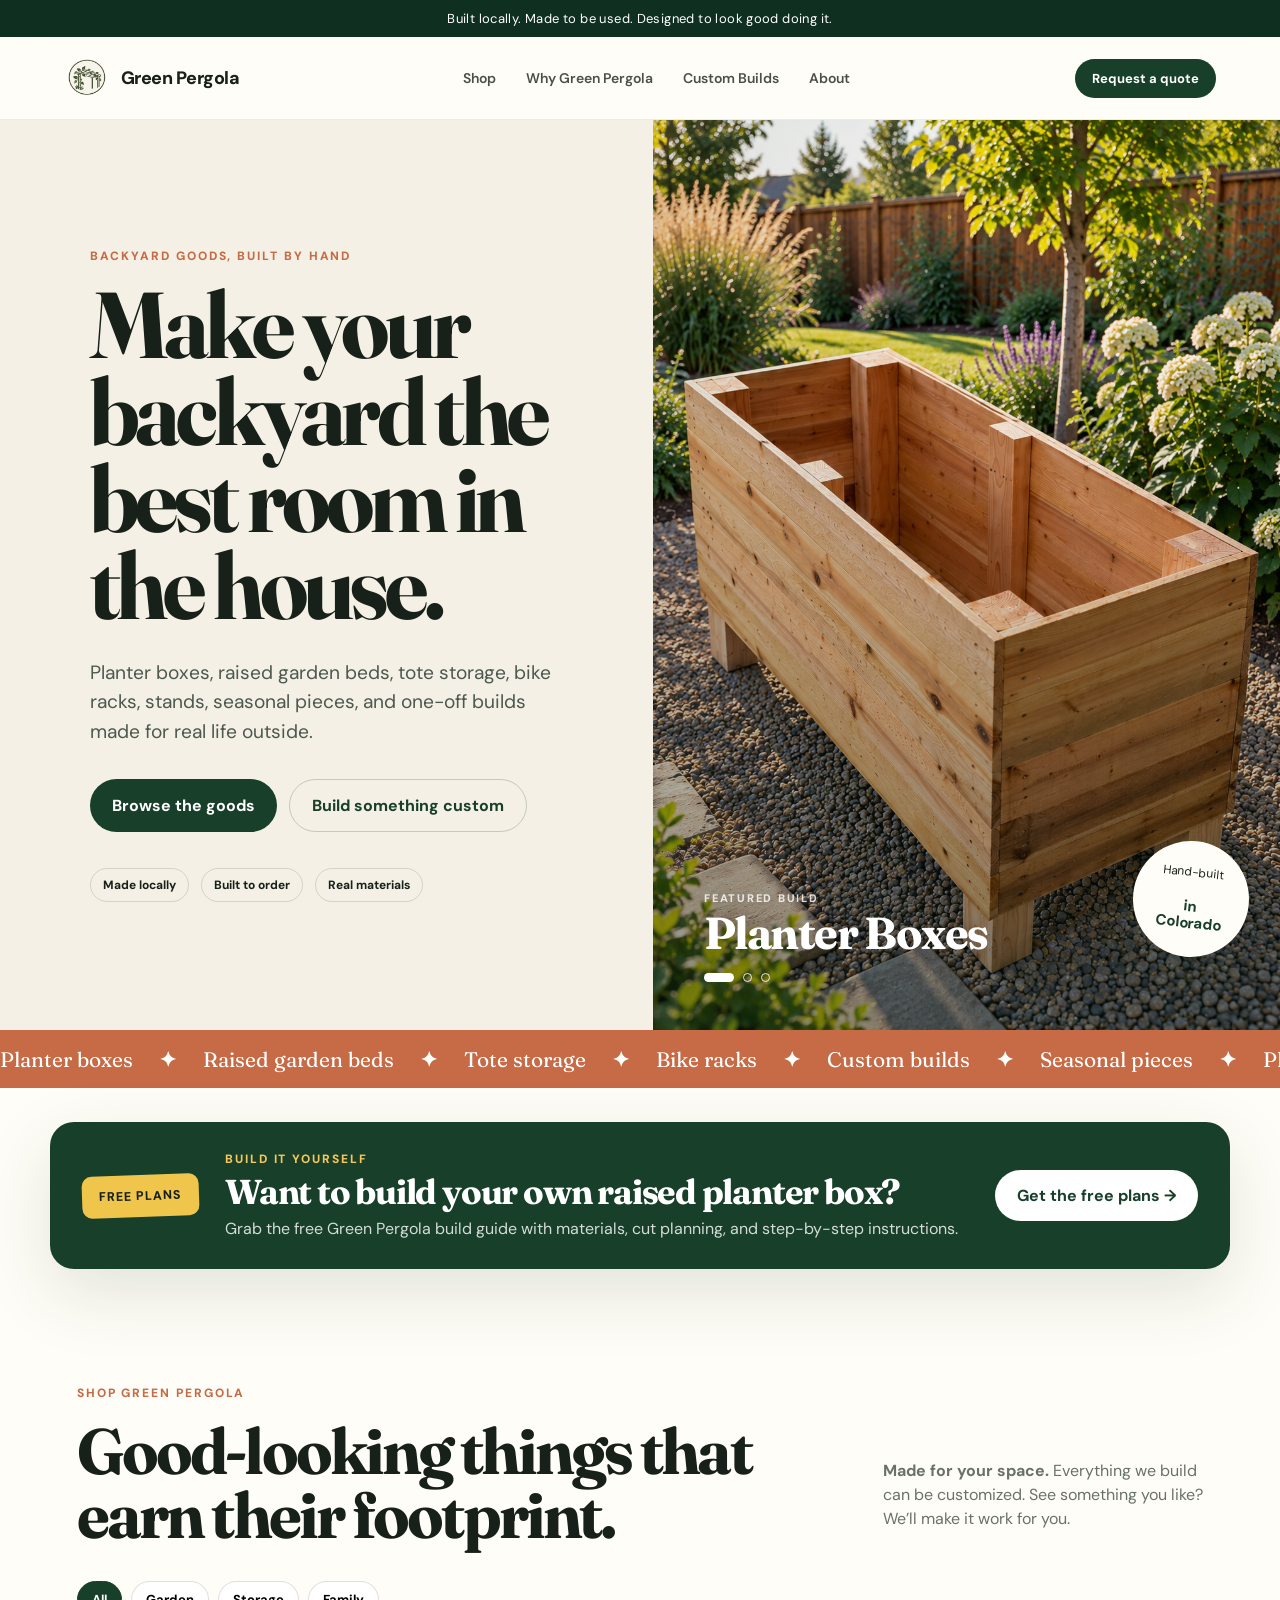
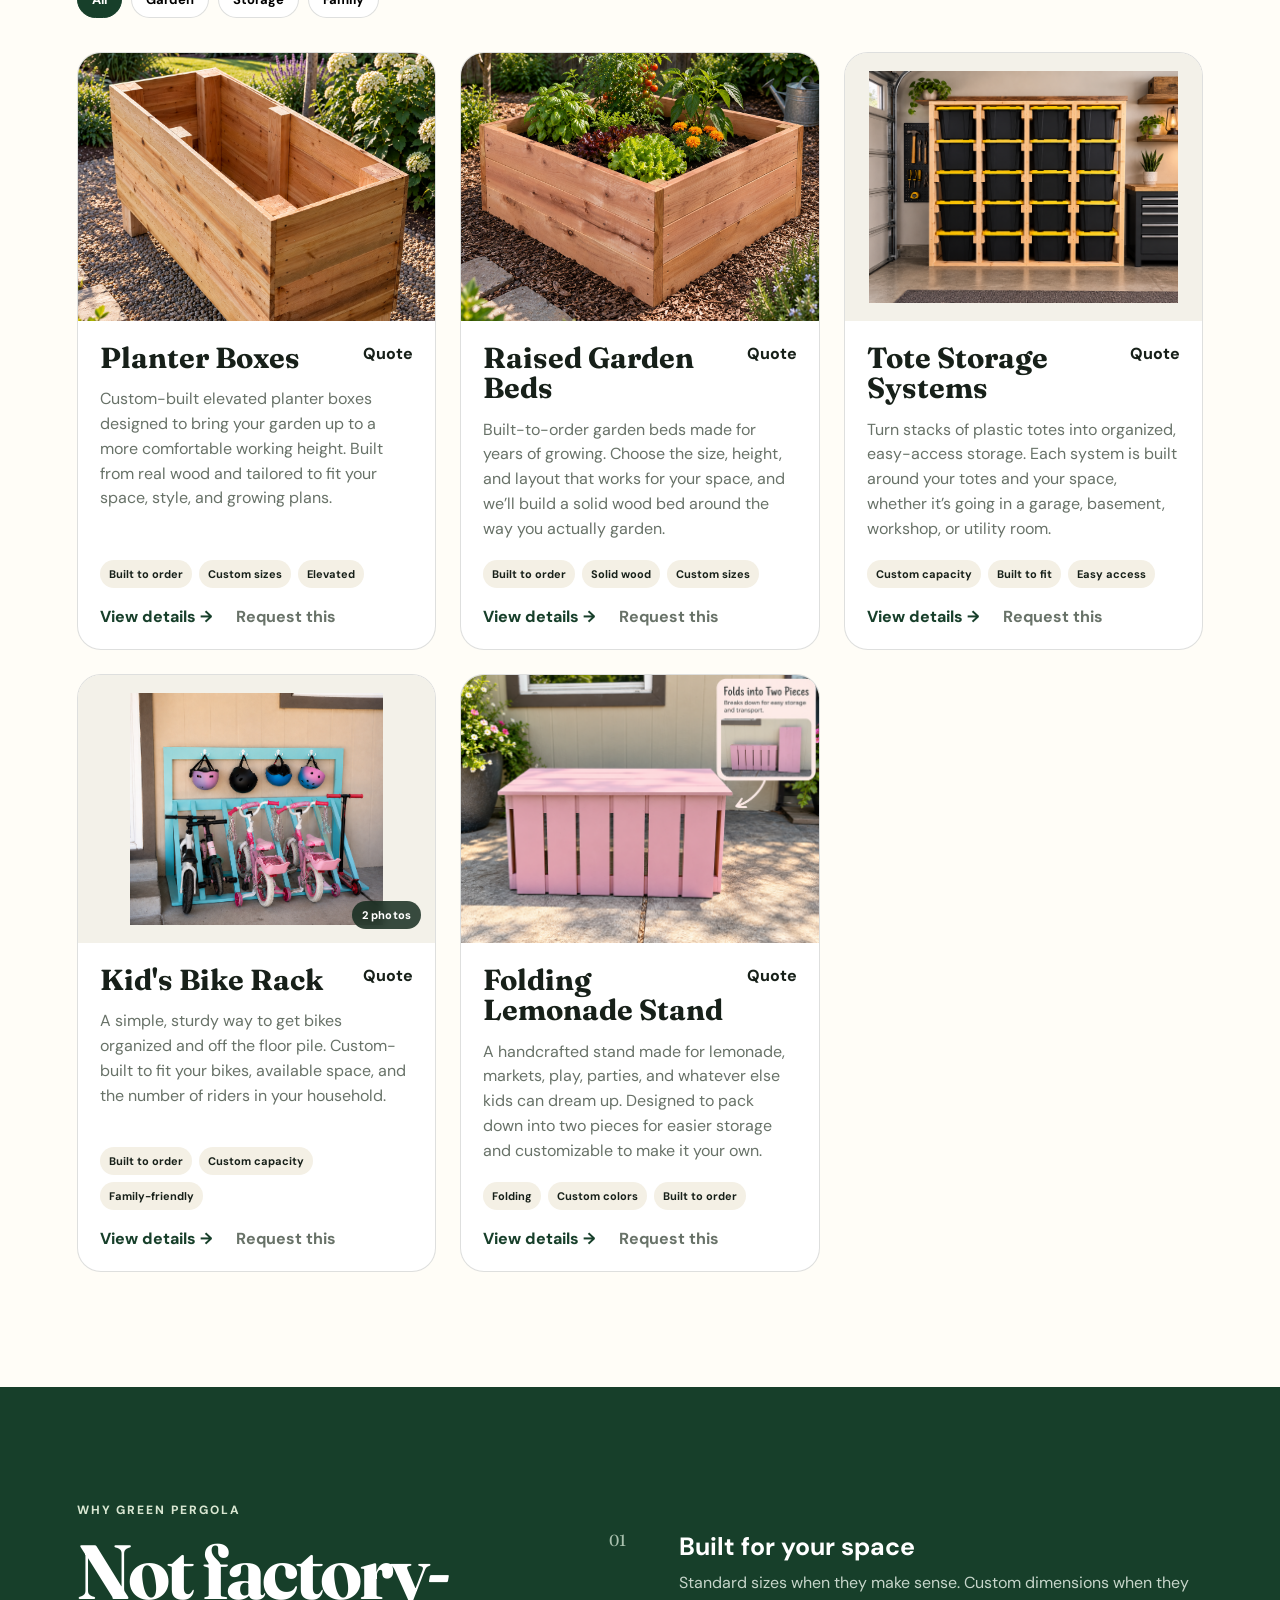
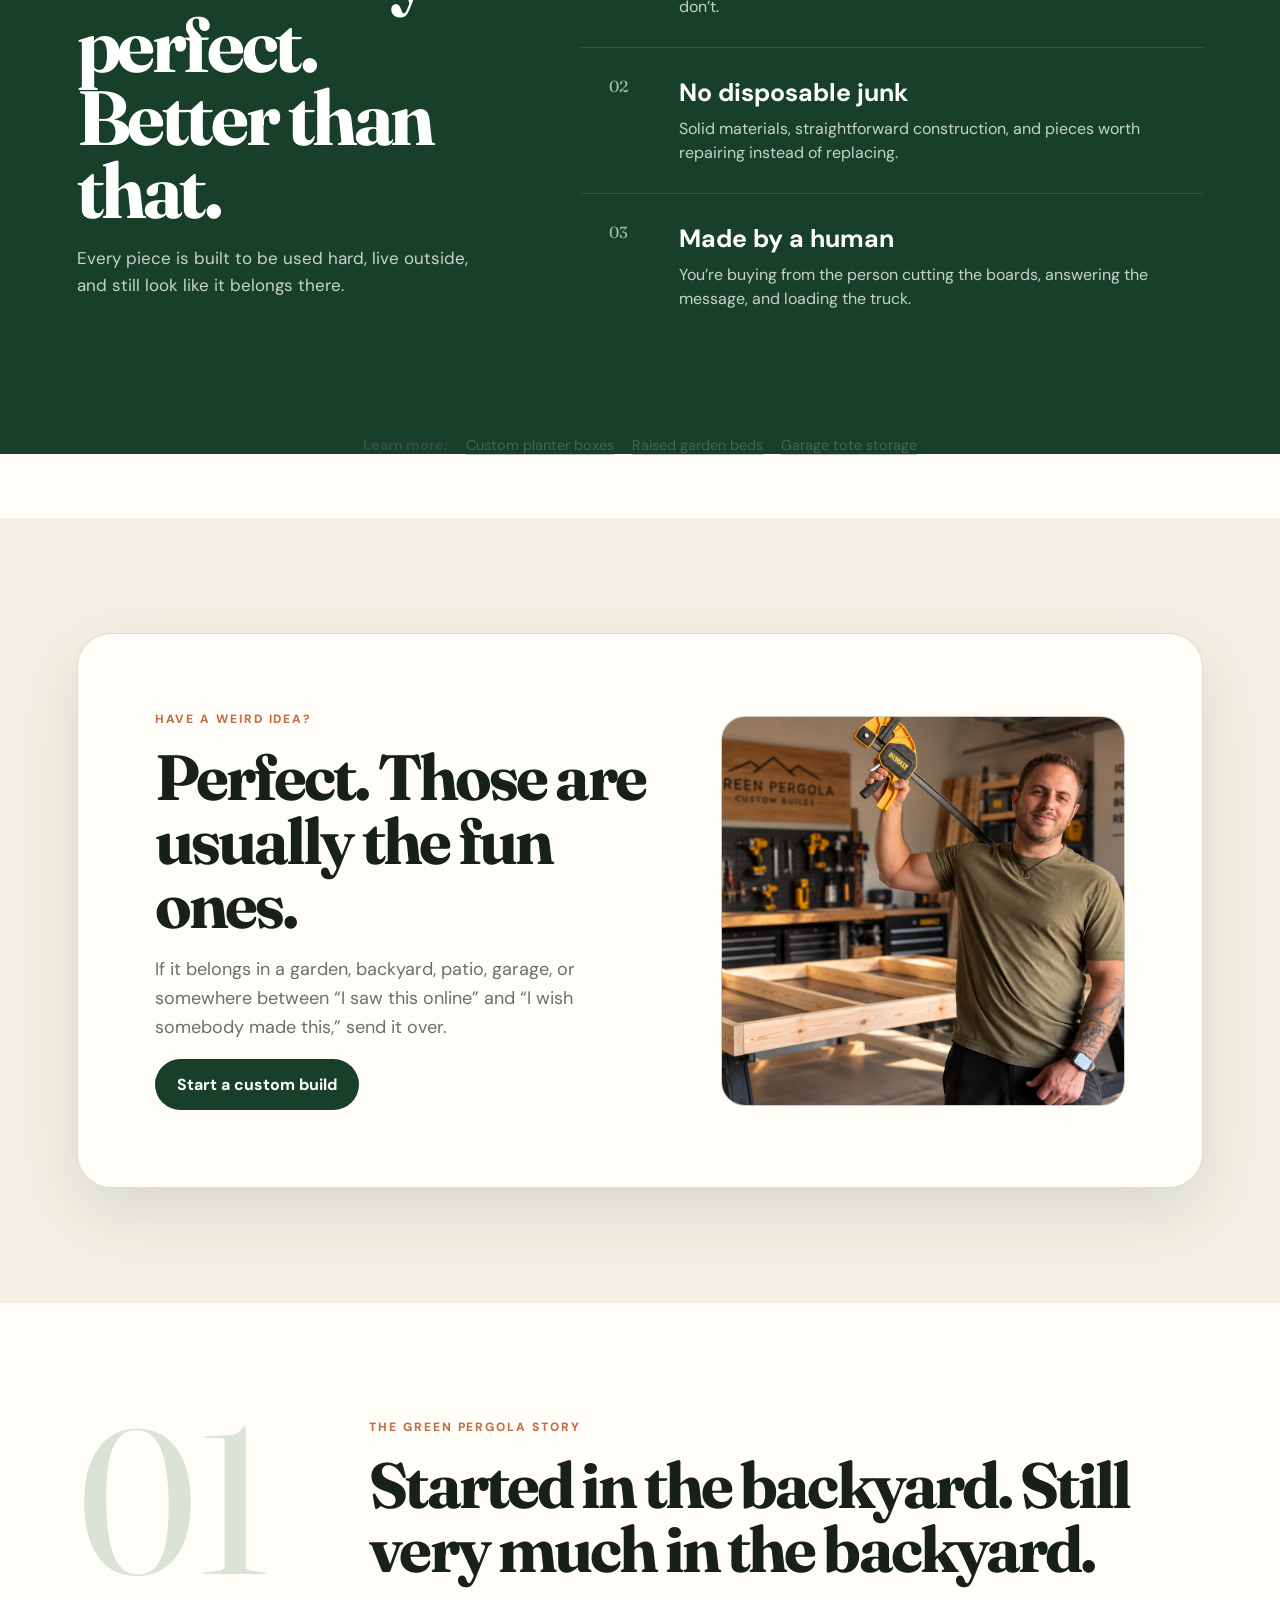
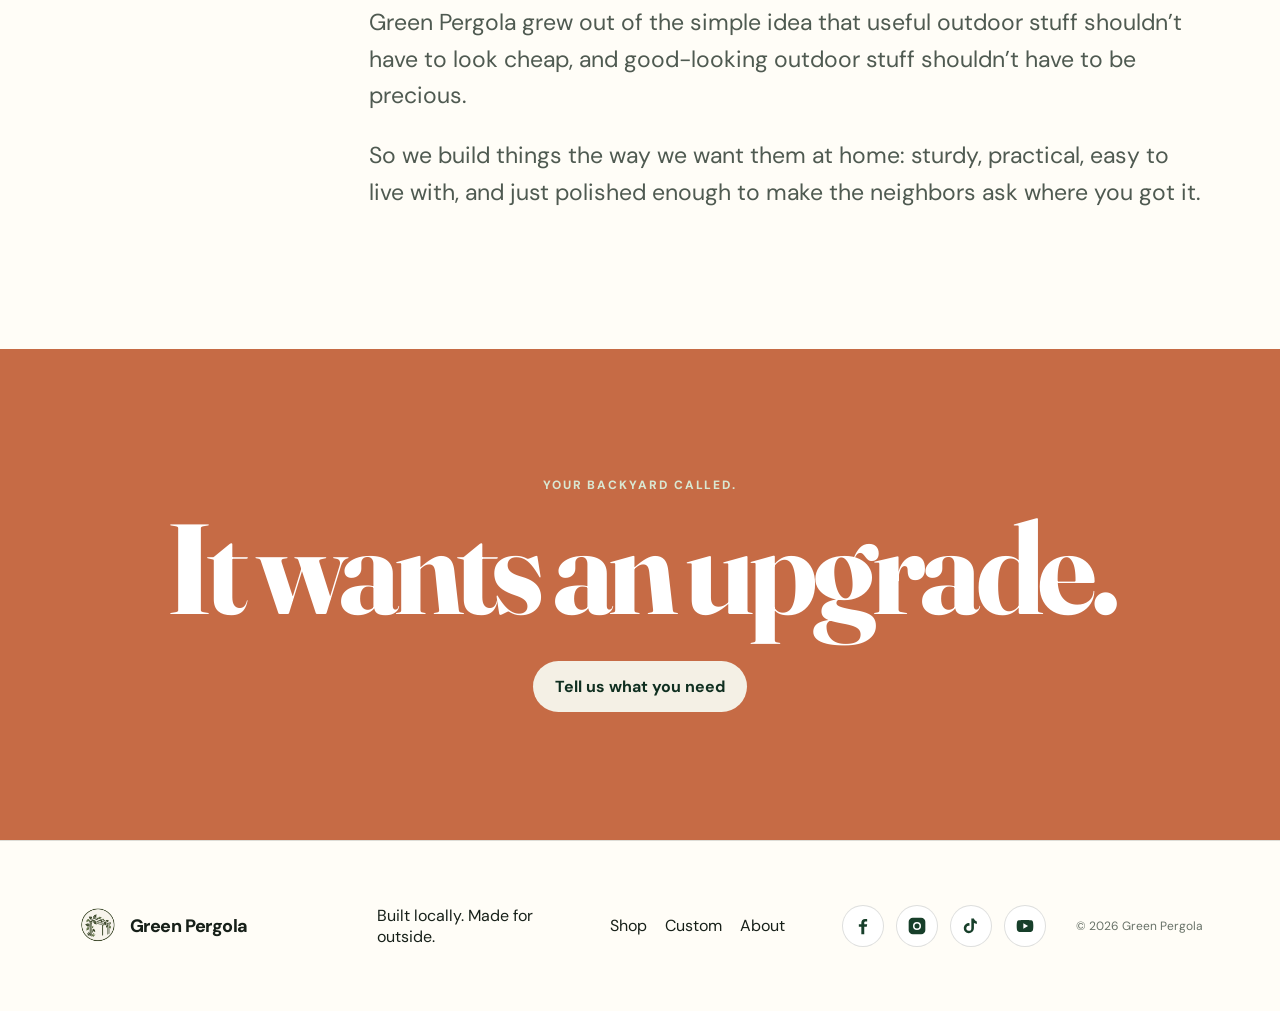
<file: index.html>
<!doctype html>
<html lang="en">
<head>
  <meta charset="utf-8" />
  <meta name="viewport" content="width=device-width, initial-scale=1" />

  <title>Custom Planter Boxes & Backyard Builds in Colorado | Green Pergola</title>

  <!-- Favicons -->
  <link rel="icon" type="image/png" href="/images/favicon.png" />
  <link rel="shortcut icon" href="/images/favicon.png" />
  <link rel="apple-touch-icon" href="/images/favicon.png" />

  <!-- Core SEO -->
  <meta name="description" content="Custom planter boxes, raised garden beds, garage tote storage, bike racks and one-off wood builds handcrafted in Arvada, Colorado for Denver-area homes." />
  <meta name="robots" content="index,follow,max-image-preview:large,max-snippet:-1,max-video-preview:-1" />
  <meta name="author" content="Green Pergola" />
  <meta name="theme-color" content="#173f2a" />
  <meta name="geo.region" content="US-CO" />
  <meta name="geo.placename" content="Arvada, Colorado" />
  <link rel="canonical" href="https://thegreenpergola.com/" />

  <!-- Open Graph -->
  <meta property="og:type" content="website" />
  <meta property="og:site_name" content="Green Pergola" />
  <meta property="og:title" content="Custom Planter Boxes & Backyard Builds in Colorado | Green Pergola" />
  <meta property="og:description" content="Hand-built planter boxes, raised garden beds, garage storage, bike racks and custom backyard projects made in Arvada for Colorado homes." />
  <meta property="og:url" content="https://thegreenpergola.com/" />
  <meta property="og:image" content="https://thegreenpergola.com/images/green-pergola-share.png" />
  <meta property="og:image:secure_url" content="https://thegreenpergola.com/images/green-pergola-share.png" />
  <meta property="og:image:type" content="image/png" />
  <meta property="og:image:width" content="1200" />
  <meta property="og:image:height" content="630" />
  <meta property="og:image:alt" content="Green Pergola — custom-built garden, storage and outdoor products in Colorado" />

  <!-- Twitter / X -->
  <meta name="twitter:card" content="summary_large_image" />
  <meta name="twitter:title" content="Custom Planter Boxes & Backyard Builds in Colorado | Green Pergola" />
  <meta name="twitter:description" content="Hand-built garden, garage and backyard projects made locally in Colorado." />
  <meta name="twitter:image" content="https://thegreenpergola.com/images/green-pergola-share.png" />

  <!-- Fonts -->
  <link rel="preconnect" href="https://fonts.googleapis.com" />
  <link rel="preconnect" href="https://fonts.gstatic.com" crossorigin />
  <link href="https://fonts.googleapis.com/css2?family=DM+Sans:wght@400;500;600;700&family=Fraunces:opsz,wght@9..144,600;9..144,700&display=swap" rel="stylesheet" />

  <!-- Styles -->
  <link rel="stylesheet" href="styles.css?v=19" />

  <!-- Structured data -->
  <script type="application/ld+json">
  {
    "@context": "https://schema.org",
    "@graph": [
      {
        "@type": "Organization",
        "@id": "https://thegreenpergola.com/#organization",
        "name": "Green Pergola",
        "url": "https://thegreenpergola.com/",
        "logo": "https://thegreenpergola.com/images/favicon.png",
        "image": "https://thegreenpergola.com/images/green-pergola-share.png",
        "description": "Colorado maker of custom planter boxes, raised garden beds, garage storage, bike racks and one-off wood builds.",
        "sameAs": [
          "https://www.facebook.com/thegreenpergola/",
          "https://www.instagram.com/green_pergola",
          "https://www.tiktok.com/@green_pergola",
          "https://youtube.com/@the_green_pergola"
        ]
      },
      {
        "@type": "LocalBusiness",
        "@id": "https://thegreenpergola.com/#business",
        "name": "Green Pergola",
        "url": "https://thegreenpergola.com/",
        "image": "https://thegreenpergola.com/images/green-pergola-share.png",
        "logo": "https://thegreenpergola.com/images/favicon.png",
        "description": "Custom garden, garage and backyard builds handcrafted in Arvada, Colorado.",
        "areaServed": [
          {"@type": "City", "name": "Arvada"},
          {"@type": "City", "name": "Denver"},
          {"@type": "City", "name": "Westminster"},
          {"@type": "City", "name": "Wheat Ridge"},
          {"@type": "City", "name": "Lakewood"},
          {"@type": "State", "name": "Colorado"}
        ],
        "address": {
          "@type": "PostalAddress",
          "addressLocality": "Arvada",
          "addressRegion": "CO",
          "addressCountry": "US"
        },
        "makesOffer": [
          {"@type": "Offer", "itemOffered": {"@type": "Service", "name": "Custom planter boxes"}},
          {"@type": "Offer", "itemOffered": {"@type": "Service", "name": "Raised garden beds"}},
          {"@type": "Offer", "itemOffered": {"@type": "Service", "name": "Garage tote storage systems"}},
          {"@type": "Offer", "itemOffered": {"@type": "Service", "name": "Custom wood bike racks"}},
          {"@type": "Offer", "itemOffered": {"@type": "Service", "name": "Custom backyard builds"}}
        ]
      },
      {
        "@type": "WebSite",
        "@id": "https://thegreenpergola.com/#website",
        "url": "https://thegreenpergola.com/",
        "name": "Green Pergola",
        "publisher": {"@id": "https://thegreenpergola.com/#organization"},
        "inLanguage": "en-US"
      }
    ]
  }
  </script>
</head>

<body>
  <div class="announcement">
    Built locally. Made to be used. Designed to look good doing it.
  </div>

  <header class="site-header" id="top">
    <a class="brand" href="#top" aria-label="Green Pergola home">
      <img
        class="brand-logo"
        src="images/favicon.png"
        alt=""
        aria-hidden="true"
      />
      <span class="brand-text">Green Pergola</span>
    </a>

    <nav class="desktop-nav" aria-label="Primary navigation">
      <a href="#shop">Shop</a>
      <a href="#why">Why Green Pergola</a>
      <a href="#custom">Custom Builds</a>
      <a href="#about">About</a>
    </nav>

    <button class="btn btn-small js-open-quote" type="button">
      Request a quote
    </button>
  </header>

  <main>
    <section class="hero">
      <div class="hero-copy reveal">
        <p class="eyebrow">Backyard goods, built by hand</p>
        <h1>Make your backyard the best room in the house.</h1>
        <p class="hero-sub">
          Planter boxes, raised garden beds, tote storage, bike racks, stands,
          seasonal pieces, and one-off builds made for real life outside.
        </p>

        <div class="hero-actions">
          <a class="btn" href="#shop">Browse the goods</a>
          <button class="btn btn-ghost js-open-quote" type="button">
            Build something custom
          </button>
        </div>

        <div class="hero-proof" aria-label="Green Pergola benefits">
          <span>Made locally</span>
          <span>Built to order</span>
          <span>Real materials</span>
        </div>
      </div>

      <div class="hero-art hero-carousel reveal" aria-label="Green Pergola featured builds">
        <div class="hero-slide active" data-hero-slide data-label="Planter Boxes">
          <img src="images/planter-box.png" alt="Green Pergola custom planter box" />
        </div>

        <div class="hero-slide" data-hero-slide data-label="Raised Garden Beds">
          <img src="images/raised-garden-bed.png" alt="Green Pergola custom raised garden bed" />
        </div>

        <div class="hero-slide" data-hero-slide data-label="Garage Tote Storage">
          <img src="images/tote-storage.png" alt="Green Pergola custom garage tote storage system" />
        </div>

        <div class="hero-carousel-overlay" aria-hidden="true"></div>

        <div class="hero-carousel-ui">
          <div class="hero-carousel-kicker">Featured build</div>
          <div class="hero-carousel-label" id="heroCarouselLabel">Planter Boxes</div>

          <div class="hero-carousel-dots" aria-label="Choose featured build">
            <button class="hero-dot active" type="button" data-hero-dot="0" aria-label="Show planter boxes"></button>
            <button class="hero-dot" type="button" data-hero-dot="1" aria-label="Show raised garden beds"></button>
            <button class="hero-dot" type="button" data-hero-dot="2" aria-label="Show garage tote storage"></button>
          </div>
        </div>

        <div class="hero-badge">
          Hand-built<br>
          <strong>in Colorado</strong>
        </div>
      </div>
    </section>

    <section class="marquee" aria-label="Product categories">
      <div class="marquee-track">
        <span>Planter boxes</span><b>✦</b>
        <span>Raised garden beds</span><b>✦</b>
        <span>Tote storage</span><b>✦</b>
        <span>Bike racks</span><b>✦</b>
        <span>Custom builds</span><b>✦</b>
        <span>Seasonal pieces</span><b>✦</b>
        <span>Planter boxes</span><b>✦</b>
        <span>Raised garden beds</span>
      </div>
    </section>

    <section class="free-plans-banner reveal" aria-labelledby="freePlansTitle">
      <div class="free-plans-sticker">FREE PLANS</div>
      <div class="free-plans-copy">
        <p class="eyebrow">Build it yourself</p>
        <h2 id="freePlansTitle">Want to build your own raised planter box?</h2>
        <p>Grab the free Green Pergola build guide with materials, cut planning, and step-by-step instructions.</p>
      </div>
      <a class="btn free-plans-btn" href="free-raised-planter-box-plans.html">Get the free plans →</a>
    </section>

    <section class="section" id="shop">
      <div class="section-heading reveal">
        <div>
          <p class="eyebrow">Shop Green Pergola</p>
          <h2>Good-looking things that earn their footprint.</h2>
        </div>

        <p>
          <strong>Made for your space.</strong>
          Everything we build can be customized. See something you like?
          We’ll make it work for you.
        </p>
      </div>

      <div class="filters reveal" id="filters" aria-label="Product filters"></div>
      <div class="product-grid" id="productGrid"></div>
    </section>

    <section class="feature-band" id="why">
      <div class="feature-intro reveal">
        <p class="eyebrow light">Why Green Pergola</p>
        <h2>Not factory-perfect.<br>Better than that.</h2>
        <p>
          Every piece is built to be used hard, live outside,
          and still look like it belongs there.
        </p>
      </div>

      <div class="feature-list">
        <article class="feature-card reveal">
          <span>01</span>
          <h3>Built for your space</h3>
          <p>Standard sizes when they make sense. Custom dimensions when they don’t.</p>
        </article>

        <article class="feature-card reveal">
          <span>02</span>
          <h3>No disposable junk</h3>
          <p>Solid materials, straightforward construction, and pieces worth repairing instead of replacing.</p>
        </article>

        <article class="feature-card reveal">
          <span>03</span>
          <h3>Made by a human</h3>
          <p>You’re buying from the person cutting the boards, answering the message, and loading the truck.</p>
        </article>
      </div>
    </section>

    <div class="seo-support-links" aria-label="More about Green Pergola products">
      <span>Learn more:</span>
      <a href="planter-boxes-colorado.html">Custom planter boxes</a>
      <a href="raised-garden-beds-colorado.html">Raised garden beds</a>
      <a href="garage-tote-storage-colorado.html">Garage tote storage</a>
    </div>

    <section class="section custom-section" id="custom">
      <div class="custom-card reveal">
        <div>
          <p class="eyebrow">Have a weird idea?</p>
          <h2>Perfect. Those are usually the fun ones.</h2>
          <p>
            If it belongs in a garden, backyard, patio, garage,
            or somewhere between “I saw this online” and
            “I wish somebody made this,” send it over.
          </p>
          <button class="btn js-open-quote" type="button">Start a custom build</button>
        </div>

        <div class="custom-build-visual">
          <img
            src="images/custom-build.png"
            alt="Custom Green Pergola build"
            loading="lazy"
            onerror="this.style.display='none'; this.parentElement.classList.add('missing-custom-image');"
          >

          <div class="custom-build-image-placeholder">
            <strong>Add your custom build photo</strong>
            <span>Upload it as images/custom-build.png</span>
          </div>
        </div>
      </div>
    </section>

    <section class="section story" id="about">
      <div class="story-number reveal">01</div>

      <div class="story-copy reveal">
        <p class="eyebrow">The Green Pergola story</p>
        <h2>Started in the backyard. Still very much in the backyard.</h2>

        <p>
          Green Pergola grew out of the simple idea that useful outdoor stuff
          shouldn’t have to look cheap, and good-looking outdoor stuff
          shouldn’t have to be precious.
        </p>

        <p>
          So we build things the way we want them at home: sturdy, practical,
          easy to live with, and just polished enough to make the neighbors
          ask where you got it.
        </p>
      </div>
    </section>

    <section class="cta reveal">
      <p class="eyebrow light">Your backyard called.</p>
      <h2>It wants an upgrade.</h2>
      <button class="btn btn-light js-open-quote" type="button">
        Tell us what you need
      </button>
    </section>
  </main>

  <footer>
    <a class="brand footer-brand" href="#top" aria-label="Green Pergola home">
      <img
        class="brand-logo"
        src="images/favicon.png"
        alt=""
        aria-hidden="true"
      />
      <span class="brand-text">Green Pergola</span>
    </a>

    <p>Built locally. Made for outside.</p>

    <div class="footer-links" aria-label="Footer navigation">
      <a href="#shop">Shop</a>
      <a href="#custom">Custom</a>
      <a href="#about">About</a>
    </div>

    <div class="social-links" aria-label="Green Pergola social media">
      <a href="https://www.facebook.com/thegreenpergola/" target="_blank" rel="noopener noreferrer" aria-label="Green Pergola on Facebook"><svg viewBox="0 0 24 24" aria-hidden="true"><path d="M13.5 22v-9h3l.5-3h-3.5V8.1c0-.9.3-1.6 1.7-1.6H17V3.8c-.3 0-1.4-.1-2.6-.1-2.6 0-4.4 1.6-4.4 4.5V10H7v3h3v9h3.5z"/></svg></a>
      <a href="https://www.instagram.com/green_pergola" target="_blank" rel="noopener noreferrer" aria-label="Green Pergola on Instagram"><svg viewBox="0 0 24 24" aria-hidden="true"><path d="M7 2h10a5 5 0 0 1 5 5v10a5 5 0 0 1-5 5H7a5 5 0 0 1-5-5V7a5 5 0 0 1 5-5zm5 5.2A4.8 4.8 0 1 0 12 16.8 4.8 4.8 0 0 0 12 7.2zm0 7.8a3 3 0 1 1 0-6 3 3 0 0 1 0 6zm5.5-8.2a1.1 1.1 0 1 1 0-2.2 1.1 1.1 0 0 1 0 2.2z"/></svg></a>
      <a href="https://www.tiktok.com/@green_pergola" target="_blank" rel="noopener noreferrer" aria-label="Green Pergola on TikTok"><svg viewBox="0 0 24 24" aria-hidden="true"><path d="M15.5 3c.5 1.8 1.6 3 3.5 3.5v3a8.2 8.2 0 0 1-3.5-1v6.1a6.1 6.1 0 1 1-5.3-6v3.2a3 3 0 1 0 2.2 2.8V3h3.1z"/></svg></a>
      <a href="https://youtube.com/@the_green_pergola" target="_blank" rel="noopener noreferrer" aria-label="Green Pergola on YouTube"><svg viewBox="0 0 24 24" aria-hidden="true"><path d="M21.6 7.2a2.8 2.8 0 0 0-2-2C17.8 4.7 12 4.7 12 4.7s-5.8 0-7.6.5a2.8 2.8 0 0 0-2 2A29 29 0 0 0 2 12a29 29 0 0 0 .4 4.8 2.8 2.8 0 0 0 2 2c1.8.5 7.6.5 7.6.5s5.8 0 7.6-.5a2.8 2.8 0 0 0 2-2A29 29 0 0 0 22 12a29 29 0 0 0-.4-4.8zM10 15.3V8.7l5.7 3.3L10 15.3z"/></svg></a>
    </div>

    <p class="fineprint">© <span id="year"></span> Green Pergola</p>
  </footer>

  <dialog class="product-modal" id="productModal">
    <button class="modal-close product-modal-close" id="closeProductModal" aria-label="Close product details">×</button>
    <div class="product-detail-layout">
      <div class="product-gallery">
        <div class="gallery-stage">
          <img id="productModalImage" alt="" />
          <div class="gallery-placeholder" id="productModalPlaceholder" hidden>Photo coming soon</div>
          <button class="gallery-arrow gallery-prev" id="galleryPrev" aria-label="Previous photo">‹</button>
          <button class="gallery-arrow gallery-next" id="galleryNext" aria-label="Next photo">›</button>
        </div>
        <div class="gallery-thumbs" id="productModalThumbs" aria-label="Product photos"></div>
      </div>
      <div class="product-detail-copy">
        <p class="eyebrow">Green Pergola build</p>
        <div class="product-detail-heading"><h2 id="productModalName"></h2><span class="product-detail-price" id="productModalPrice"></span></div>
        <p class="product-detail-description" id="productModalDescription"></p>
        <div class="product-meta product-detail-tags" id="productModalTags"></div>
        <a class="product-detail-learn" id="productModalLearn" href="#" hidden>Learn more about this build →</a>
        <p class="custom-note">Every build can be adjusted for your space, style, size, and needs.</p>
        <button class="btn full" id="productModalQuote" type="button">Request this build</button>
      </div>
    </div>
  </dialog>

  <div class="quote-modal-layer hidden" id="quoteModal" role="dialog" aria-modal="true" aria-labelledby="quoteModalTitle">
    <div class="quote-modal">
      <button class="modal-close" id="closeModal" aria-label="Close">×</button>
      <div class="modal-step" id="formStep">
        <p class="eyebrow">Request a quote</p>
        <h2 id="quoteModalTitle">What are we building?</h2>
        <form id="quoteForm">
          <input type="checkbox" name="botcheck" class="form-honey" tabindex="-1" autocomplete="off" aria-hidden="true">
          <div class="form-grid-two">
            <label>Name<input name="name" autocomplete="name" required placeholder="Your name"></label>
            <label>Email<input type="email" name="email" autocomplete="email" required placeholder="you@example.com"></label>
          </div>
          <div class="form-grid-two">
            <label>Phone <span class="optional">optional</span><input type="tel" name="phone" autocomplete="tel" placeholder="(303) 555-0123"></label>
            <label>City / area <span class="optional">optional</span><input name="location" autocomplete="address-level2" placeholder="Arvada, Denver, etc."></label>
          </div>
          <label>Product / project<select name="product" id="quoteProduct"></select></label>
          <label>Tell me what you have in mind<textarea name="details" rows="5" required placeholder="Size, quantity, color, inspiration, where it needs to go…"></textarea></label>
          <div class="captcha-wrap"><div class="h-captcha" data-captcha="true"></div></div>
          <button class="btn full" id="quoteSubmit" type="submit">Send quote request</button>
          <p class="form-status" id="formStatus" role="status" aria-live="polite"></p>
          <p class="form-note">Tell us what you have in mind and we’ll get back to you as soon as we can.</p>
        </form>
      </div>
      <div class="modal-step hidden" id="successStep">
        <p class="eyebrow">Request sent</p>
        <h2>Thanks — we’ve got it.</h2>
        <p class="request-preview" id="requestPreview">Your quote request was sent successfully. We’ll follow up using the contact information you provided.</p>
        <button class="btn btn-ghost full" id="startOver" type="button">Send another request</button>
      </div>
    </div>
  </div>

  <script src="https://web3forms.com/client/script.js" async defer></script>
  <script src="app.js?v=16"></script>
</body>
</html>
</file>
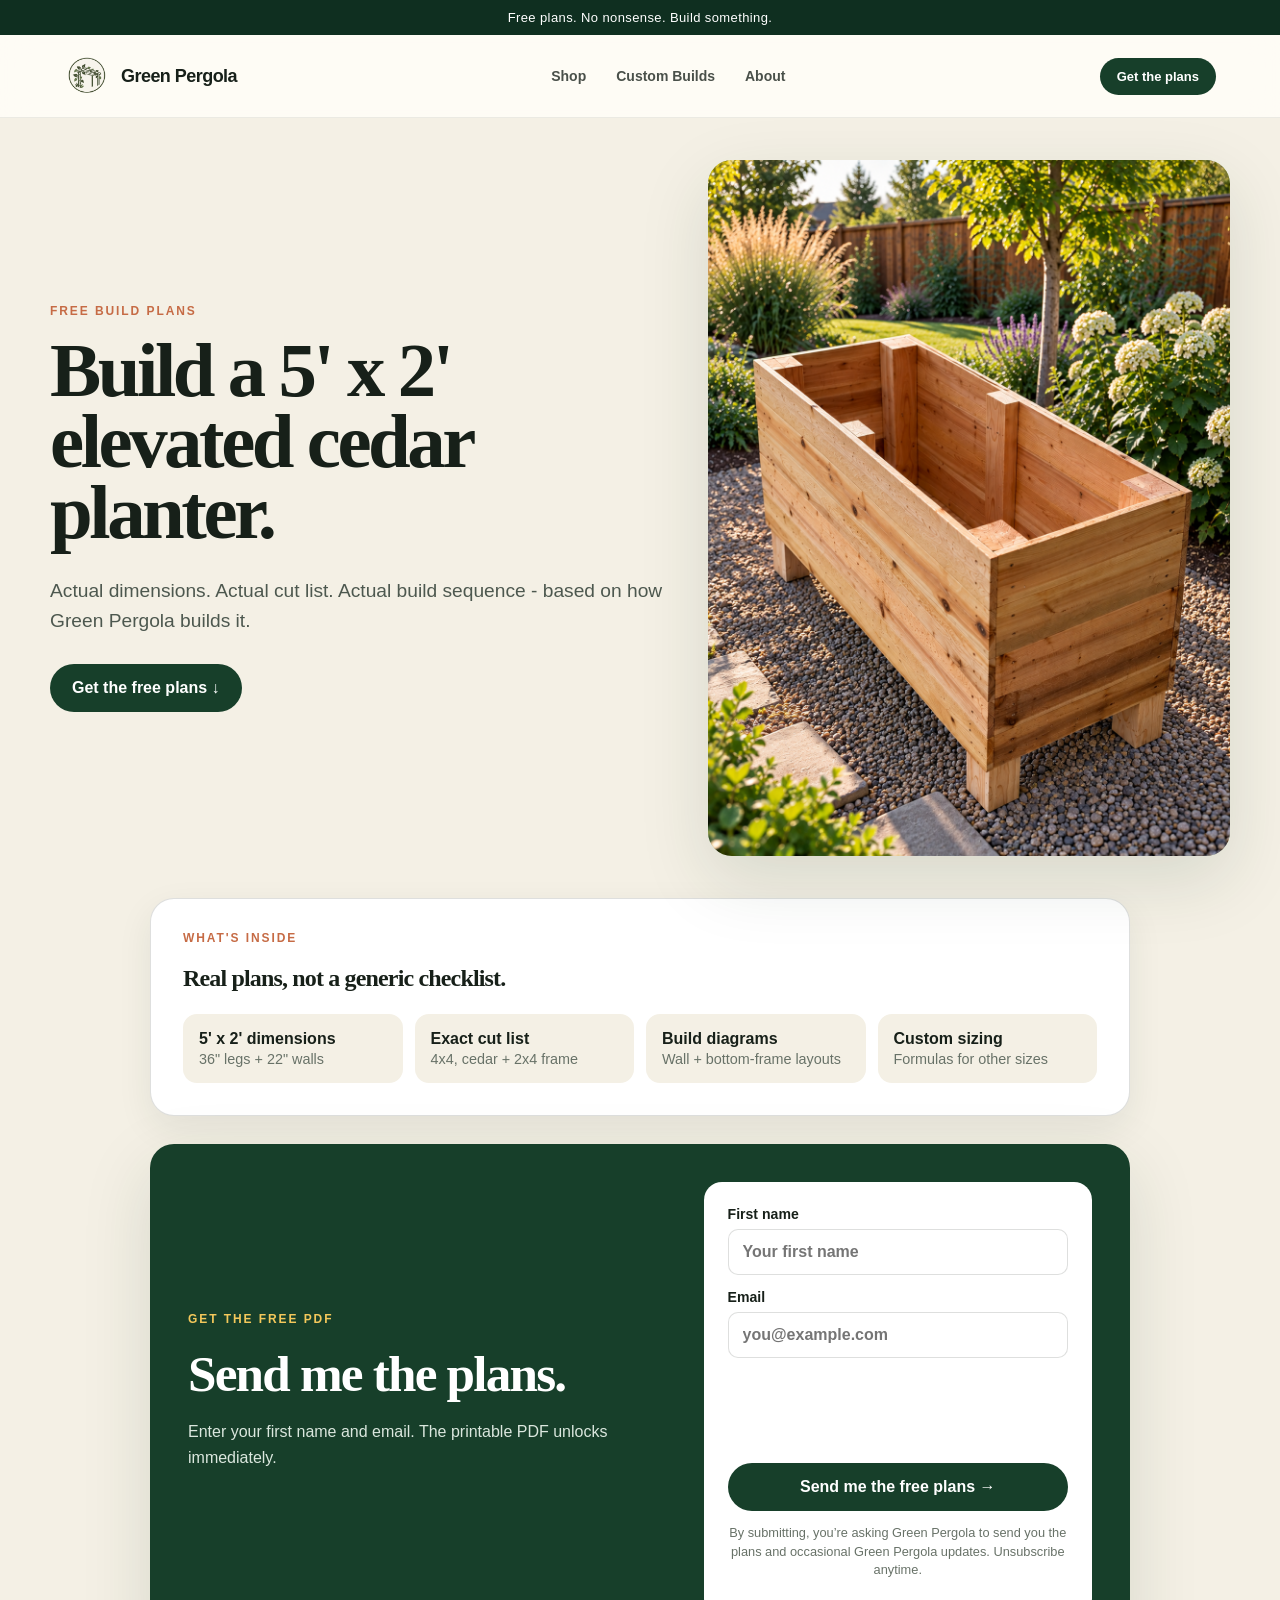
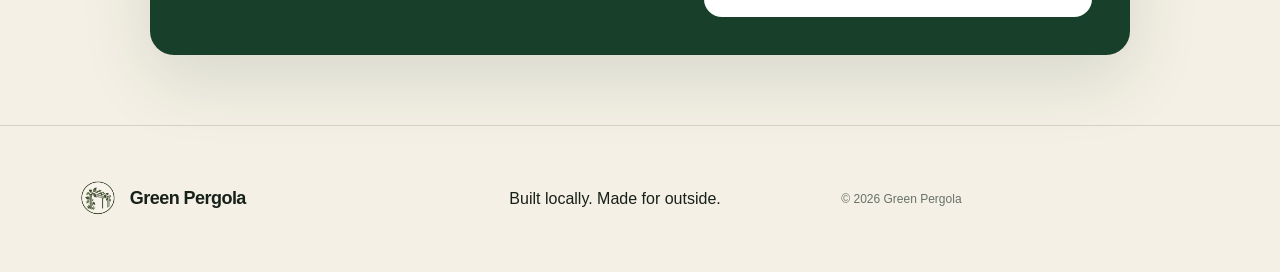
<file: free-raised-planter-box-plans.html>
<!doctype html>
<html lang="en">
<head>
  <meta charset="utf-8">
  <meta name="viewport" content="width=device-width,initial-scale=1">
  <title>Free Raised Planter Box Plans | Green Pergola</title>
  <meta name="description" content="Get free 5 ft by 2 ft elevated cedar planter box plans from Green Pergola, including dimensions, cut list, materials and assembly instructions.">
  <link rel="canonical" href="https://thegreenpergola.com/free-raised-planter-box-plans.html">
  <link rel="icon" href="/images/favicon.png">
  <link rel="stylesheet" href="styles.css?v=19">
</head>
<body class="plans-page">
<div class="announcement">Free plans. No nonsense. Build something.</div>
<header class="site-header">
  <a class="brand" href="index.html"><img class="brand-logo" src="images/favicon.png" alt=""><span class="brand-text">Green Pergola</span></a>
  <nav class="desktop-nav"><a href="index.html#shop">Shop</a><a href="index.html#custom">Custom Builds</a><a href="index.html#about">About</a></nav>
  <a class="btn btn-small" href="#get-plans">Get the plans</a>
</header>
<main>
<section class="plans-hero">
  <div><p class="eyebrow">FREE BUILD PLANS</p><h1>Build a 5' x 2' elevated cedar planter.</h1>
  <p class="hero-sub">Actual dimensions. Actual cut list. Actual build sequence - based on how Green Pergola builds it.</p>
  <div class="hero-actions"><a class="btn" href="#get-plans">Get the free plans ↓</a></div></div>
  <div class="plans-hero-image"><img src="images/planter-box.png" alt="Green Pergola raised planter box"></div>
</section>
<div class="plans-shell">
<section class="plans-card">
  <p class="eyebrow">WHAT'S INSIDE</p><h2>Real plans, not a generic checklist.</h2>
  <div class="plans-preview-grid">
    <div><strong>5' x 2' dimensions</strong><span>36" legs + 22" walls</span></div>
    <div><strong>Exact cut list</strong><span>4x4, cedar + 2x4 frame</span></div>
    <div><strong>Build diagrams</strong><span>Wall + bottom-frame layouts</span></div>
    <div><strong>Custom sizing</strong><span>Formulas for other sizes</span></div>
  </div>
</section>
<section class="plans-gate" id="get-plans">
  <div><p class="eyebrow">GET THE FREE PDF</p><h2>Send me the plans.</h2><p>Enter your first name and email. The printable PDF unlocks immediately.</p></div>
  <div>
    <form class="plans-gate-form" id="plansLeadForm">
      <input type="checkbox" name="botcheck" class="form-honey" tabindex="-1" autocomplete="off" aria-hidden="true">
      <label>First name<input name="name" autocomplete="given-name" required placeholder="Your first name"></label>
      <label>Email<input type="email" name="email" autocomplete="email" required placeholder="you@example.com"></label>
      <div class="captcha-wrap"><div class="h-captcha" data-captcha="true"></div></div>
      <button class="btn" id="plansLeadSubmit" type="submit">Send me the free plans →</button>
      <p class="plans-status" id="plansLeadStatus" role="status" aria-live="polite"></p>
      <p class="plans-privacy">By submitting, you’re asking Green Pergola to send you the plans and occasional Green Pergola updates. Unsubscribe anytime.</p>
    </form>
    <div class="plans-success" id="plansLeadSuccess" hidden>
      <p class="eyebrow">YOU'RE IN</p><h3>Your actual build plans are ready.</h3>
      <a class="btn" href="green-pergola-5x2-raised-planter-plans.pdf" target="_blank" rel="noopener">Open the PDF plans →</a>
    </div>
  </div>
</section>
</div>
</main>
<footer><a class="brand footer-brand" href="index.html"><img class="brand-logo" src="images/favicon.png" alt=""><span class="brand-text">Green Pergola</span></a><p>Built locally. Made for outside.</p><p class="fineprint">© <span id="year"></span> Green Pergola</p></footer>
<script src="https://web3forms.com/client/script.js" async defer></script>
<script>
document.getElementById("year").textContent=new Date().getFullYear();
const KEY="193f2c54-a5e3-4716-a194-4d6ffacd7c14";
const f=document.getElementById("plansLeadForm"),s=document.getElementById("plansLeadSubmit"),m=document.getElementById("plansLeadStatus"),ok=document.getElementById("plansLeadSuccess");
function unlock(){f.hidden=true;ok.hidden=false;localStorage.setItem("gpPlansUnlocked","1");}
if(localStorage.getItem("gpPlansUnlocked")==="1") unlock();
f.addEventListener("submit",async e=>{
  e.preventDefault(); if(f.botcheck.checked)return;
  m.classList.remove("error");m.textContent="";
  const d=new FormData(f),captcha=d.get("h-captcha-response");
  if(!captcha){m.textContent="Please complete the security check first.";m.classList.add("error");return;}
  s.disabled=true;s.textContent="Sending…";
  const payload={access_key:KEY,subject:"Green Pergola — Free Plan Download",from_name:"Green Pergola Website",name:d.get("name"),email:d.get("email"),message:"Requested the free 5x2 raised planter box plans.","h-captcha-response":captcha};
  try{
    const r=await fetch("https://api.web3forms.com/submit",{method:"POST",headers:{"Content-Type":"application/json","Accept":"application/json"},body:JSON.stringify(payload)});
    const j=await r.json().catch(()=>({}));
    if(!r.ok||j.success!==true)throw new Error(j.message||"Submission failed");
    unlock();
  }catch(err){console.error("Green Pergola plans form error:",err);m.textContent="Couldn’t send that yet. Please try again.";m.classList.add("error");}
  finally{s.disabled=false;s.textContent="Send me the free plans →";}
});
</script>
</body>
</html>
</file>
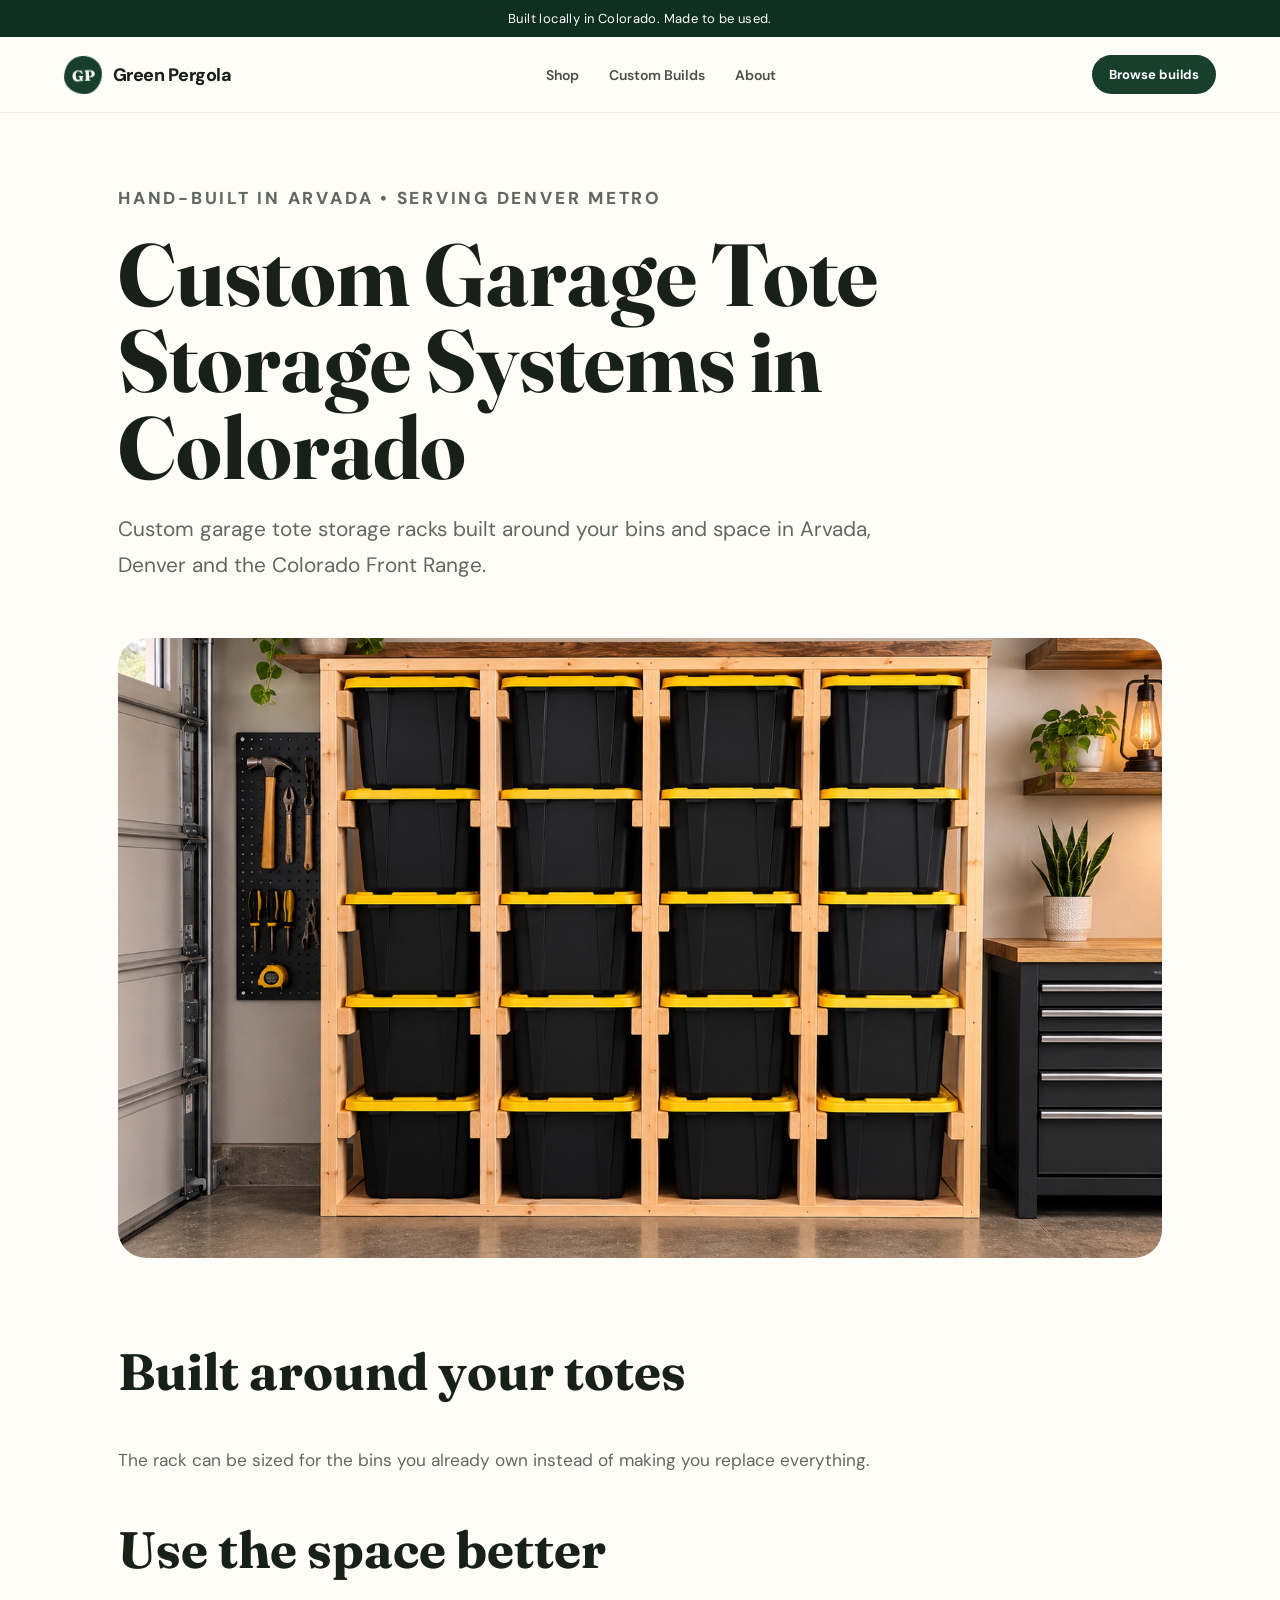
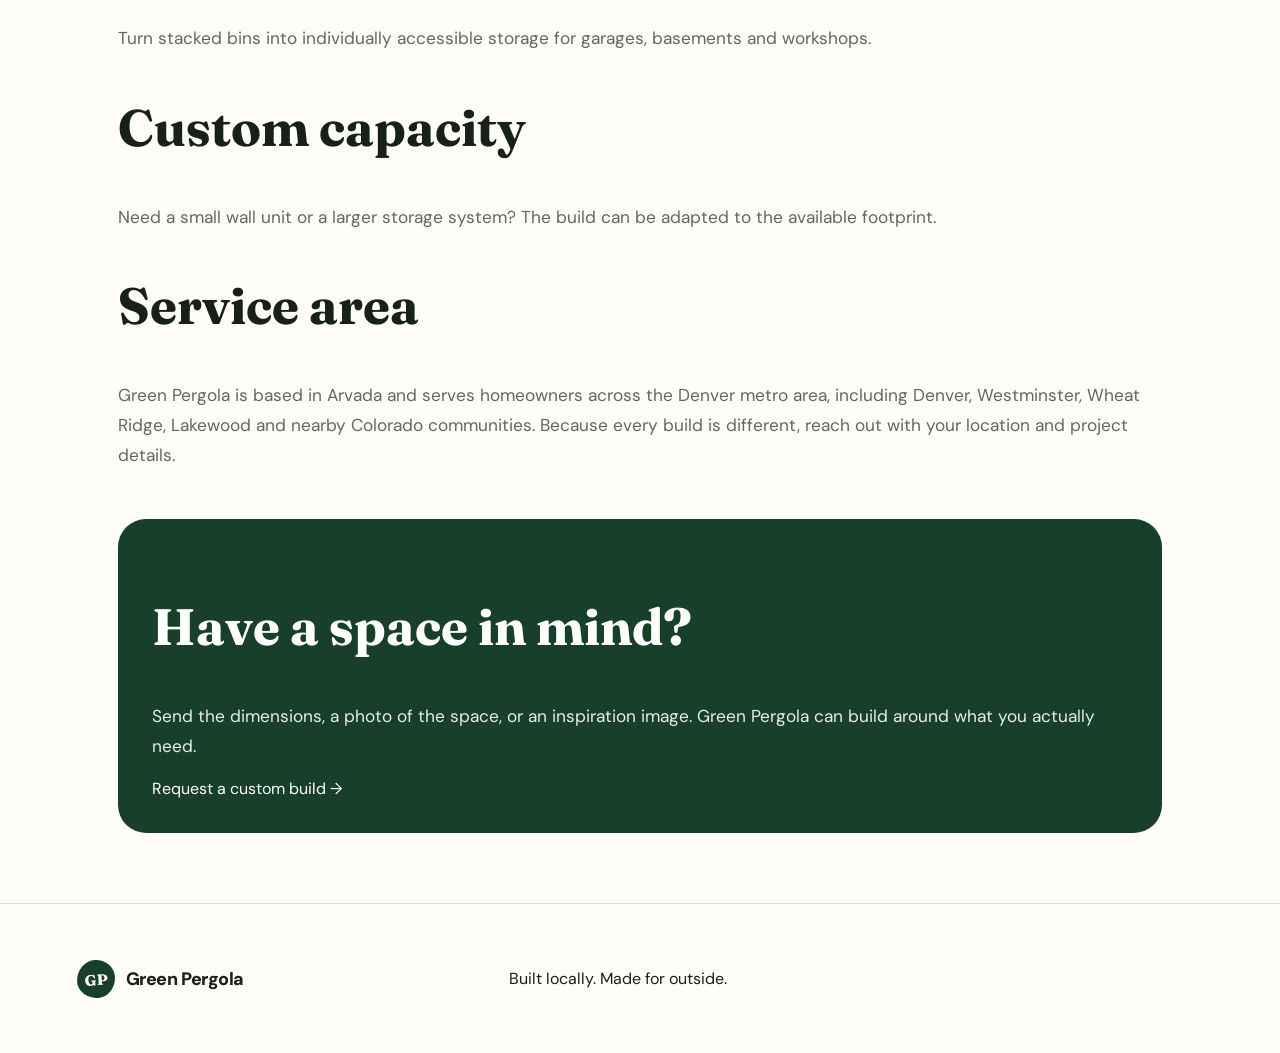
<file: garage-tote-storage-colorado.html>
<!doctype html><html lang="en"><head>
  <link rel="icon" type="image/png" href="/images/favicon.png">
  <link rel="apple-touch-icon" href="/images/favicon.png">
  <meta charset="utf-8"><meta name="viewport" content="width=device-width,initial-scale=1"><title>Custom Garage Tote Storage Systems in Colorado | Green Pergola</title><meta name="description" content="Custom garage tote storage racks built around your bins and space in Arvada, Denver and the Colorado Front Range."><meta name="robots" content="index,follow,max-image-preview:large"><link rel="canonical" href="https://thegreenpergola.com/garage-tote-storage-colorado.html"><meta property="og:type" content="website"><meta property="og:title" content="Custom Garage Tote Storage Systems in Colorado | Green Pergola"><meta property="og:description" content="Custom garage tote storage racks built around your bins and space in Arvada, Denver and the Colorado Front Range."><meta property="og:url" content="https://thegreenpergola.com/garage-tote-storage-colorado.html"><meta property="og:image" content="https://thegreenpergola.com/images/tote-storage.png"><link rel="preconnect" href="https://fonts.googleapis.com"><link rel="preconnect" href="https://fonts.gstatic.com" crossorigin><link href="https://fonts.googleapis.com/css2?family=DM+Sans:wght@400;500;600;700&family=Fraunces:opsz,wght@9..144,600;9..144,700&display=swap" rel="stylesheet"><link rel="stylesheet" href="styles.css?v=12"><script type="application/ld+json">{"@context":"https://schema.org","@type":"Service","name":"Custom Garage Tote Storage Systems","provider":{"@type":"LocalBusiness","name":"Green Pergola","url":"https://thegreenpergola.com/"},"areaServed":{"@type":"State","name":"Colorado"},"description":"Custom garage tote storage racks built around your bins and space in Arvada, Denver and the Colorado Front Range.","url":"https://thegreenpergola.com/garage-tote-storage-colorado.html"}</script></head><body><div class="announcement">Built locally in Colorado. Made to be used.</div><header class="site-header"><a class="brand" href="./"><span class="brand-mark">GP</span><span class="brand-text">Green Pergola</span></a><nav class="desktop-nav"><a href="./#shop">Shop</a><a href="./#custom">Custom Builds</a><a href="./#about">About</a></nav><a class="btn btn-small" href="./#shop">Browse builds</a></header><main class="seo-page"><p class="eyebrow">Hand-built in Arvada • Serving Denver metro</p><h1>Custom Garage Tote Storage Systems in Colorado</h1><p class="lead">Custom garage tote storage racks built around your bins and space in Arvada, Denver and the Colorado Front Range.</p><img class="seo-hero-image" src="images/tote-storage.png" alt="Custom Garage Tote Storage Systems built by Green Pergola in Colorado"><section><h2>Built around your totes</h2><p>The rack can be sized for the bins you already own instead of making you replace everything.</p></section><section><h2>Use the space better</h2><p>Turn stacked bins into individually accessible storage for garages, basements and workshops.</p></section><section><h2>Custom capacity</h2><p>Need a small wall unit or a larger storage system? The build can be adapted to the available footprint.</p></section><section><h2>Service area</h2><p>Green Pergola is based in Arvada and serves homeowners across the Denver metro area, including Denver, Westminster, Wheat Ridge, Lakewood and nearby Colorado communities. Because every build is different, reach out with your location and project details.</p></section><div class="seo-cta"><h2>Have a space in mind?</h2><p>Send the dimensions, a photo of the space, or an inspiration image. Green Pergola can build around what you actually need.</p><a href="./#custom">Request a custom build →</a></div></main><footer><a class="brand footer-brand" href="./"><span class="brand-mark">GP</span><span class="brand-text">Green Pergola</span></a><p>Built locally. Made for outside.</p></footer></body></html>
</file>
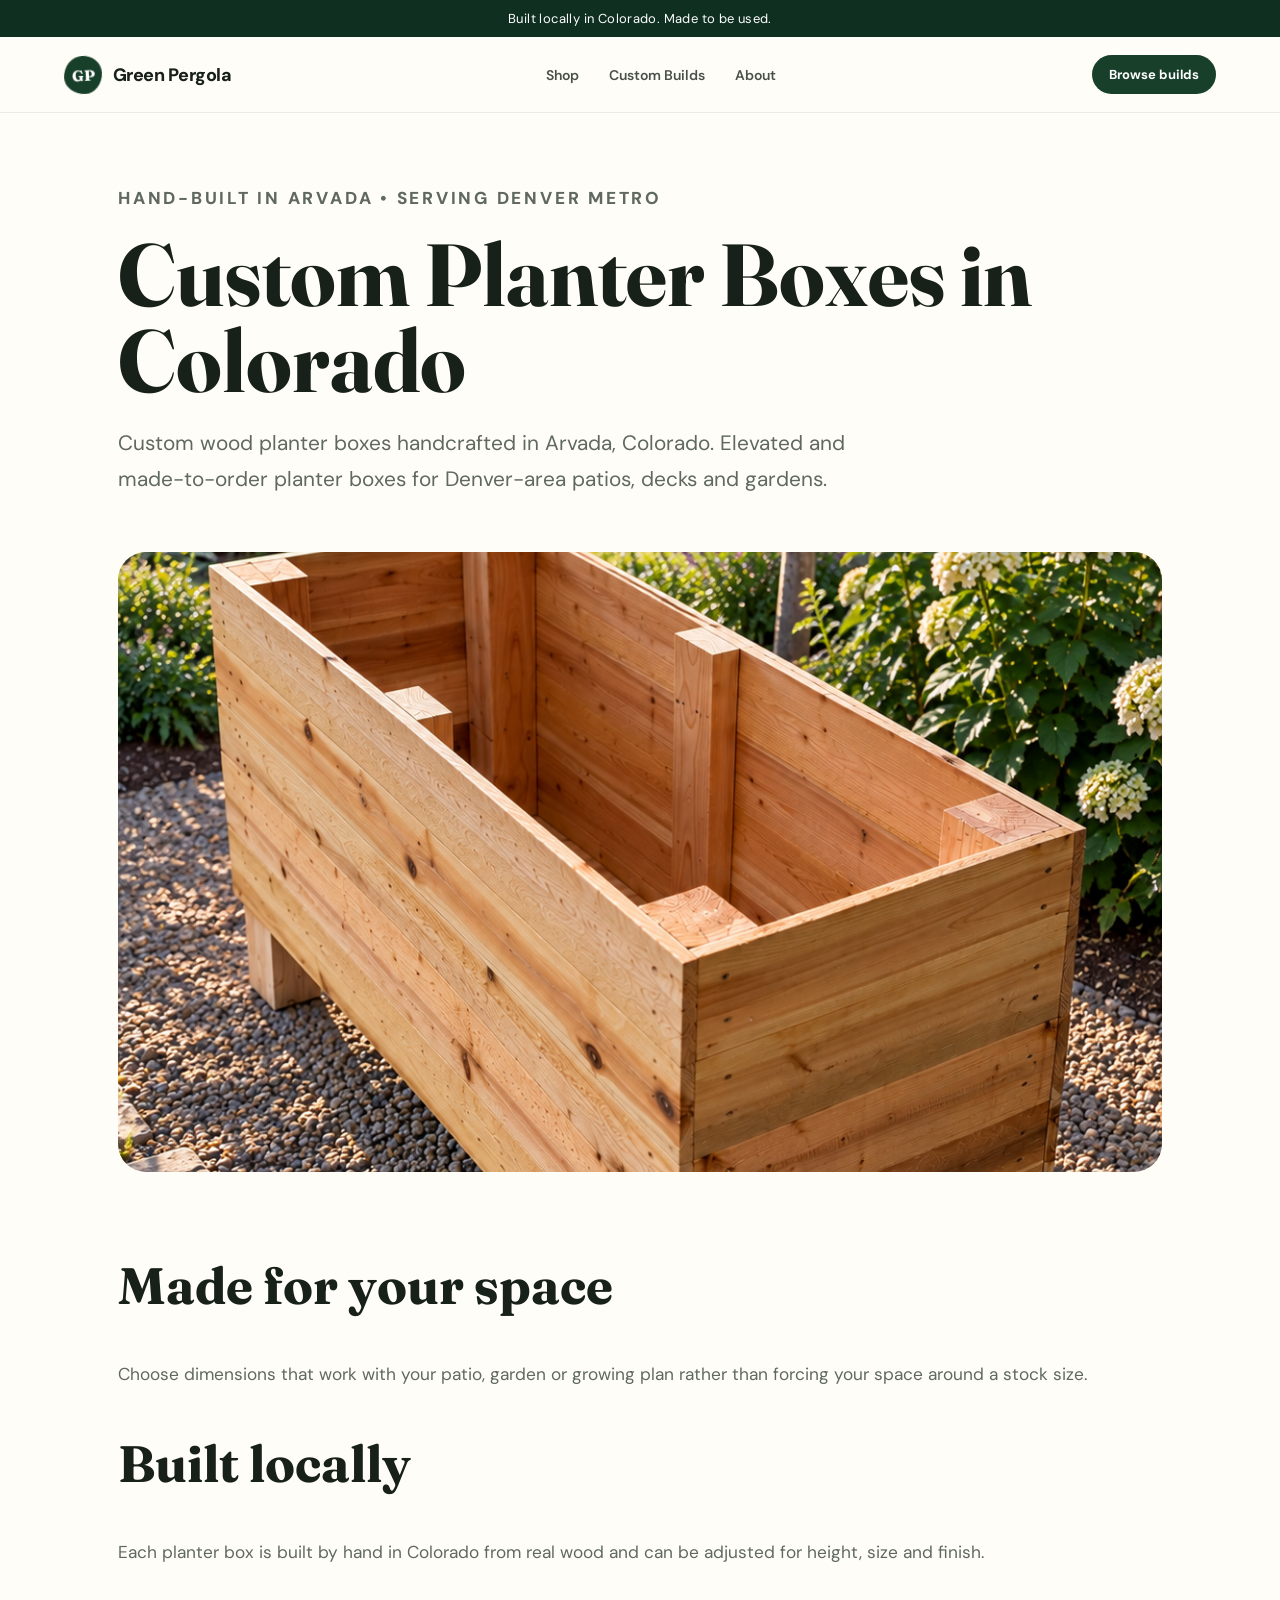
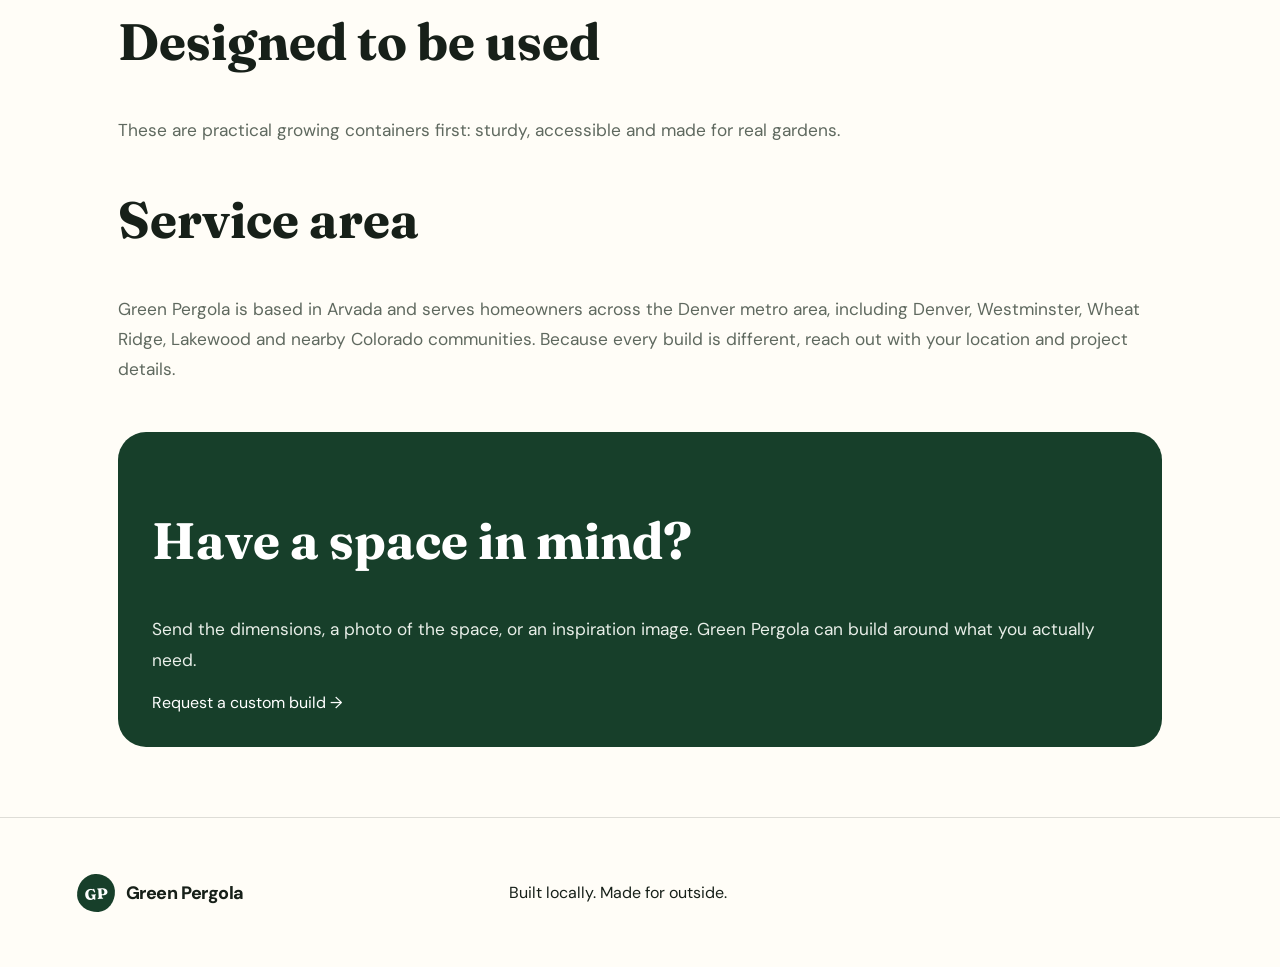
<file: planter-boxes-colorado.html>
<!doctype html><html lang="en"><head>
  <link rel="icon" type="image/png" href="/images/favicon.png">
  <link rel="apple-touch-icon" href="/images/favicon.png">
  <meta charset="utf-8"><meta name="viewport" content="width=device-width,initial-scale=1"><title>Custom Planter Boxes in Colorado | Green Pergola</title><meta name="description" content="Custom wood planter boxes handcrafted in Arvada, Colorado. Elevated and made-to-order planter boxes for Denver-area patios, decks and gardens."><meta name="robots" content="index,follow,max-image-preview:large"><link rel="canonical" href="https://thegreenpergola.com/planter-boxes-colorado.html"><meta property="og:type" content="website"><meta property="og:title" content="Custom Planter Boxes in Colorado | Green Pergola"><meta property="og:description" content="Custom wood planter boxes handcrafted in Arvada, Colorado. Elevated and made-to-order planter boxes for Denver-area patios, decks and gardens."><meta property="og:url" content="https://thegreenpergola.com/planter-boxes-colorado.html"><meta property="og:image" content="https://thegreenpergola.com/images/planter-box.png"><link rel="preconnect" href="https://fonts.googleapis.com"><link rel="preconnect" href="https://fonts.gstatic.com" crossorigin><link href="https://fonts.googleapis.com/css2?family=DM+Sans:wght@400;500;600;700&family=Fraunces:opsz,wght@9..144,600;9..144,700&display=swap" rel="stylesheet"><link rel="stylesheet" href="styles.css?v=12"><script type="application/ld+json">{"@context":"https://schema.org","@type":"Service","name":"Custom Planter Boxes","provider":{"@type":"LocalBusiness","name":"Green Pergola","url":"https://thegreenpergola.com/"},"areaServed":{"@type":"State","name":"Colorado"},"description":"Custom wood planter boxes handcrafted in Arvada, Colorado. Elevated and made-to-order planter boxes for Denver-area patios, decks and gardens.","url":"https://thegreenpergola.com/planter-boxes-colorado.html"}</script></head><body><div class="announcement">Built locally in Colorado. Made to be used.</div><header class="site-header"><a class="brand" href="./"><span class="brand-mark">GP</span><span class="brand-text">Green Pergola</span></a><nav class="desktop-nav"><a href="./#shop">Shop</a><a href="./#custom">Custom Builds</a><a href="./#about">About</a></nav><a class="btn btn-small" href="./#shop">Browse builds</a></header><main class="seo-page"><p class="eyebrow">Hand-built in Arvada • Serving Denver metro</p><h1>Custom Planter Boxes in Colorado</h1><p class="lead">Custom wood planter boxes handcrafted in Arvada, Colorado. Elevated and made-to-order planter boxes for Denver-area patios, decks and gardens.</p><img class="seo-hero-image" src="images/planter-box.png" alt="Custom Planter Boxes built by Green Pergola in Colorado"><section><h2>Made for your space</h2><p>Choose dimensions that work with your patio, garden or growing plan rather than forcing your space around a stock size.</p></section><section><h2>Built locally</h2><p>Each planter box is built by hand in Colorado from real wood and can be adjusted for height, size and finish.</p></section><section><h2>Designed to be used</h2><p>These are practical growing containers first: sturdy, accessible and made for real gardens.</p></section><section><h2>Service area</h2><p>Green Pergola is based in Arvada and serves homeowners across the Denver metro area, including Denver, Westminster, Wheat Ridge, Lakewood and nearby Colorado communities. Because every build is different, reach out with your location and project details.</p></section><div class="seo-cta"><h2>Have a space in mind?</h2><p>Send the dimensions, a photo of the space, or an inspiration image. Green Pergola can build around what you actually need.</p><a href="./#custom">Request a custom build →</a></div></main><footer><a class="brand footer-brand" href="./"><span class="brand-mark">GP</span><span class="brand-text">Green Pergola</span></a><p>Built locally. Made for outside.</p></footer></body></html>
</file>
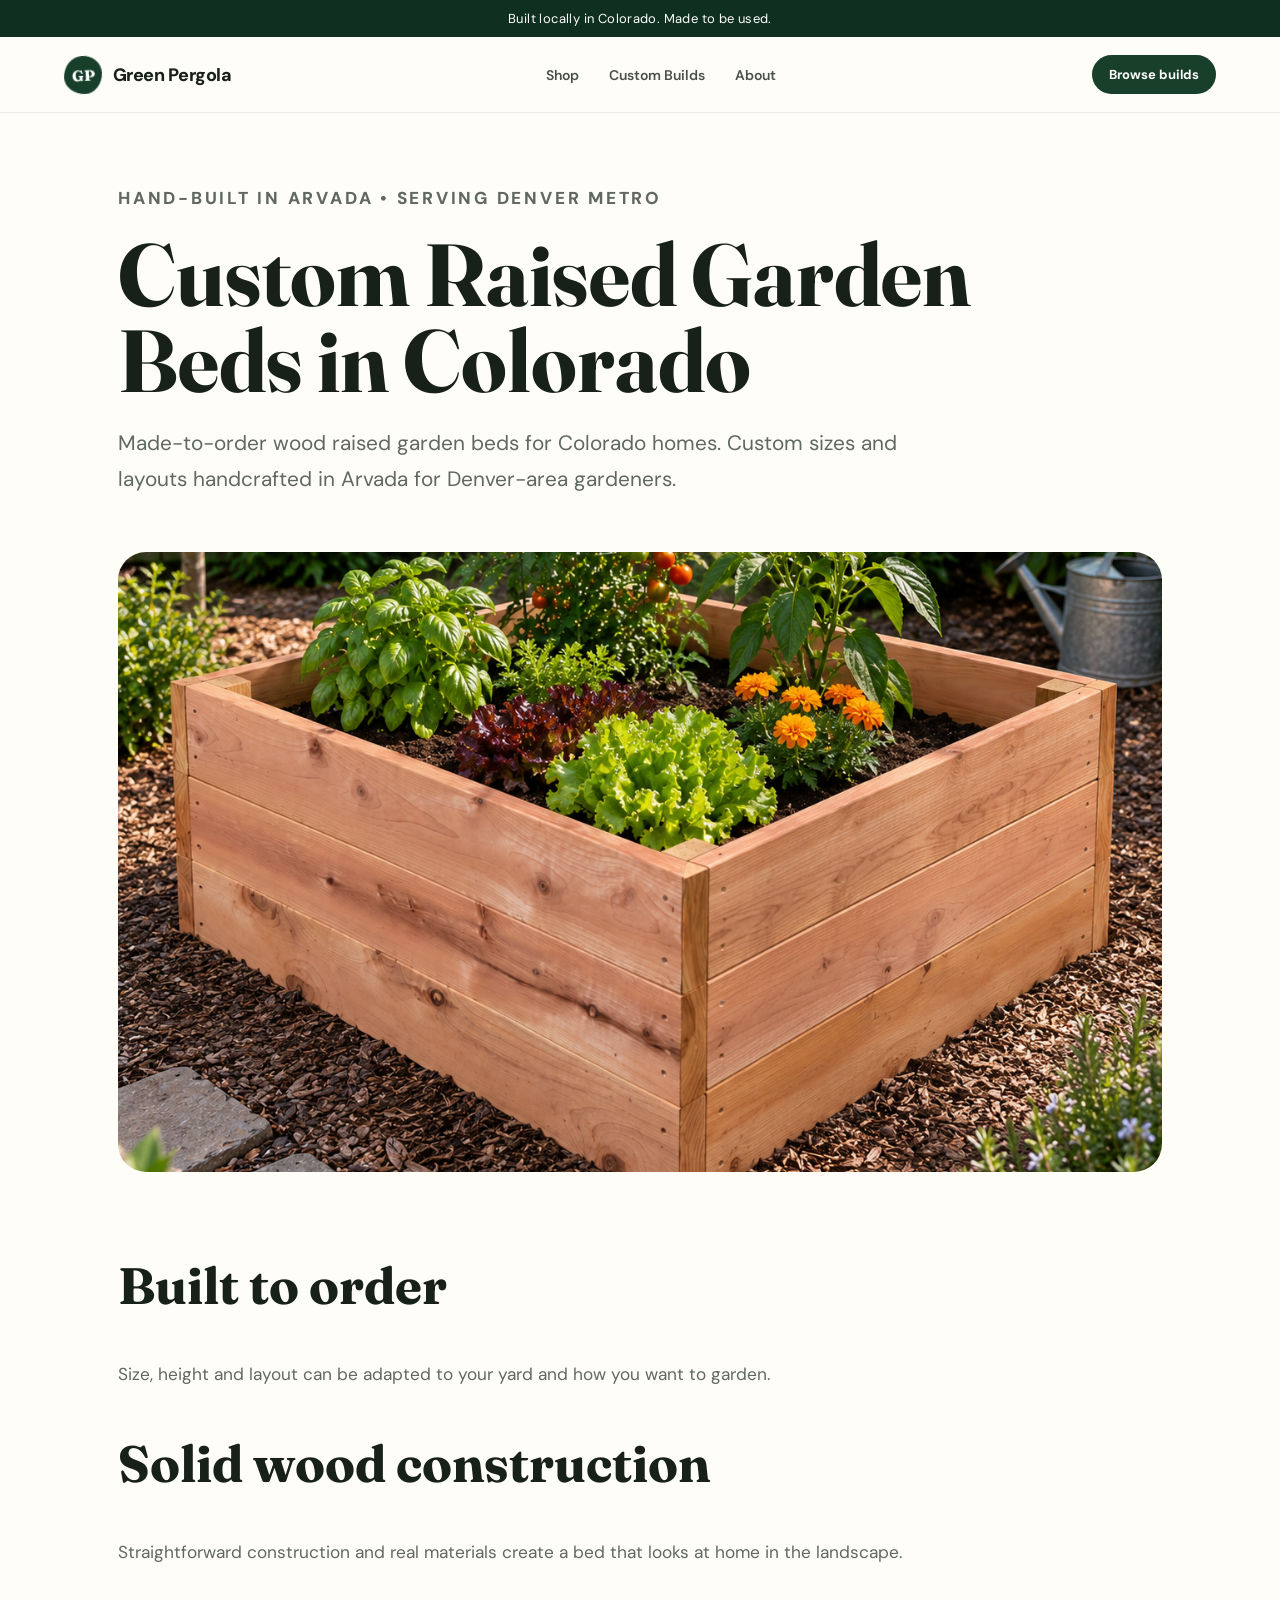
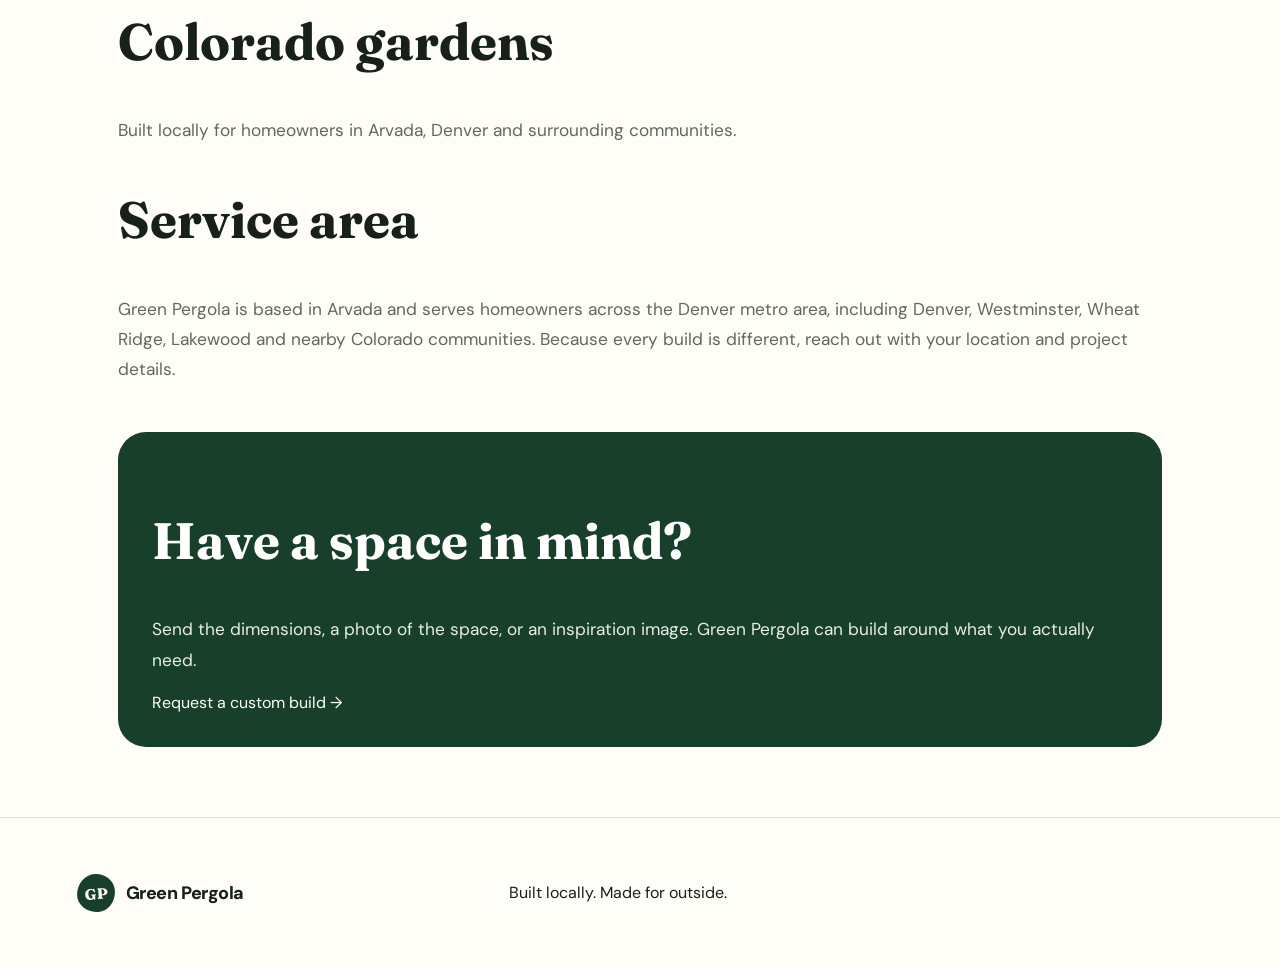
<file: raised-garden-beds-colorado.html>
<!doctype html><html lang="en">
  <link rel="icon" type="image/png" href="/images/favicon.png">
  <link rel="apple-touch-icon" href="/images/favicon.png">
  <head><meta charset="utf-8"><meta name="viewport" content="width=device-width,initial-scale=1"><title>Custom Raised Garden Beds in Colorado | Green Pergola</title><meta name="description" content="Made-to-order wood raised garden beds for Colorado homes. Custom sizes and layouts handcrafted in Arvada for Denver-area gardeners."><meta name="robots" content="index,follow,max-image-preview:large"><link rel="canonical" href="https://thegreenpergola.com/raised-garden-beds-colorado.html"><meta property="og:type" content="website"><meta property="og:title" content="Custom Raised Garden Beds in Colorado | Green Pergola"><meta property="og:description" content="Made-to-order wood raised garden beds for Colorado homes. Custom sizes and layouts handcrafted in Arvada for Denver-area gardeners."><meta property="og:url" content="https://thegreenpergola.com/raised-garden-beds-colorado.html"><meta property="og:image" content="https://thegreenpergola.com/images/raised-garden-bed.png"><link rel="preconnect" href="https://fonts.googleapis.com"><link rel="preconnect" href="https://fonts.gstatic.com" crossorigin><link href="https://fonts.googleapis.com/css2?family=DM+Sans:wght@400;500;600;700&family=Fraunces:opsz,wght@9..144,600;9..144,700&display=swap" rel="stylesheet"><link rel="stylesheet" href="styles.css?v=12"><script type="application/ld+json">{"@context":"https://schema.org","@type":"Service","name":"Custom Raised Garden Beds","provider":{"@type":"LocalBusiness","name":"Green Pergola","url":"https://thegreenpergola.com/"},"areaServed":{"@type":"State","name":"Colorado"},"description":"Made-to-order wood raised garden beds for Colorado homes. Custom sizes and layouts handcrafted in Arvada for Denver-area gardeners.","url":"https://thegreenpergola.com/raised-garden-beds-colorado.html"}</script></head><body><div class="announcement">Built locally in Colorado. Made to be used.</div><header class="site-header"><a class="brand" href="./"><span class="brand-mark">GP</span><span class="brand-text">Green Pergola</span></a><nav class="desktop-nav"><a href="./#shop">Shop</a><a href="./#custom">Custom Builds</a><a href="./#about">About</a></nav><a class="btn btn-small" href="./#shop">Browse builds</a></header><main class="seo-page"><p class="eyebrow">Hand-built in Arvada • Serving Denver metro</p><h1>Custom Raised Garden Beds in Colorado</h1><p class="lead">Made-to-order wood raised garden beds for Colorado homes. Custom sizes and layouts handcrafted in Arvada for Denver-area gardeners.</p><img class="seo-hero-image" src="images/raised-garden-bed.png" alt="Custom Raised Garden Beds built by Green Pergola in Colorado"><section><h2>Built to order</h2><p>Size, height and layout can be adapted to your yard and how you want to garden.</p></section><section><h2>Solid wood construction</h2><p>Straightforward construction and real materials create a bed that looks at home in the landscape.</p></section><section><h2>Colorado gardens</h2><p>Built locally for homeowners in Arvada, Denver and surrounding communities.</p></section><section><h2>Service area</h2><p>Green Pergola is based in Arvada and serves homeowners across the Denver metro area, including Denver, Westminster, Wheat Ridge, Lakewood and nearby Colorado communities. Because every build is different, reach out with your location and project details.</p></section><div class="seo-cta"><h2>Have a space in mind?</h2><p>Send the dimensions, a photo of the space, or an inspiration image. Green Pergola can build around what you actually need.</p><a href="./#custom">Request a custom build →</a></div></main><footer><a class="brand footer-brand" href="./"><span class="brand-mark">GP</span><span class="brand-text">Green Pergola</span></a><p>Built locally. Made for outside.</p></footer></body></html>
</file>
<file: styles.css>
:root {
  --forest: #173f2a;
  --forest-2: #0f2f20;
  --sage: #b8c9a8;
  --cream: #f4f0e5;
  --paper: #fffdf7;
  --ink: #172019;
  --muted: #687268;
  --clay: #c66b45;
  --yellow: #f0c54b;
  --line: rgba(23, 32, 25, .14);
  --shadow: 0 24px 70px rgba(22, 52, 34, .13);
}
*{box-sizing:border-box} html{scroll-behavior:smooth} body{margin:0;background:var(--paper);color:var(--ink);font-family:"DM Sans",sans-serif} body.modal-open{overflow:hidden} button,input,textarea,select{font:inherit} button{cursor:pointer} a{color:inherit;text-decoration:none}
.announcement{background:var(--forest-2);color:#fff;text-align:center;padding:10px 18px;font-size:13px;letter-spacing:.03em}
.site-header{position:sticky;top:0;z-index:30;display:flex;align-items:center;justify-content:space-between;gap:24px;padding:18px clamp(20px,5vw,72px);background:rgba(255,253,247,.88);backdrop-filter:blur(16px);border-bottom:1px solid rgba(23,32,25,.08)}
.brand{display:inline-flex;align-items:center;gap:11px;font-weight:800}.brand-mark{width:38px;height:38px;border-radius:50% 50% 46% 54% / 55% 46% 54% 45%;display:grid;place-items:center;background:var(--forest);color:#fff;font-family:"Fraunces",serif;font-size:15px;transform:rotate(-3deg)}.brand-text{font-size:18px;letter-spacing:-.03em}
.desktop-nav{display:flex;gap:30px;font-size:14px;font-weight:600}.desktop-nav a{opacity:.78}.desktop-nav a:hover{opacity:1}
.btn{border:0;border-radius:999px;background:var(--forest);color:#fff;padding:15px 22px;font-weight:700;display:inline-flex;align-items:center;justify-content:center;transition:.2s ease;box-shadow:none}.btn:hover{transform:translateY(-2px);box-shadow:0 10px 24px rgba(23,63,42,.17)}.btn-small{padding:11px 17px;font-size:13px}.btn-ghost{background:transparent;color:var(--forest);border:1px solid rgba(23,63,42,.22)}.btn-light{background:var(--cream);color:var(--forest-2)}.full{width:100%}
.hero{min-height:720px;display:grid;grid-template-columns:1.02fr .98fr;align-items:stretch;background:var(--cream);overflow:hidden}.hero-copy{padding:clamp(72px,10vw,150px) clamp(24px,7vw,110px);display:flex;flex-direction:column;justify-content:center}.eyebrow{text-transform:uppercase;font-size:12px;font-weight:800;letter-spacing:.16em;color:var(--clay);margin:0 0 18px}.eyebrow.light{color:#d9e7d2}.hero h1,.section h2,.feature-band h2,.cta h2,.quote-modal h2{font-family:"Fraunces",serif;letter-spacing:-.045em;font-weight:700}.hero h1{font-size:clamp(54px,7.3vw,104px);line-height:.93;margin:0;max-width:820px}.hero-sub{font-size:clamp(17px,1.5vw,22px);line-height:1.55;color:#4d584f;max-width:650px;margin:28px 0 32px}.hero-actions{display:flex;gap:12px;flex-wrap:wrap}.hero-proof{display:flex;gap:12px;flex-wrap:wrap;margin-top:36px}.hero-proof span{padding:8px 12px;border:1px solid var(--line);border-radius:999px;font-size:12px;font-weight:700}
.hero-art{position:relative;min-height:620px;background:linear-gradient(#d5e4c8 0 58%,#90a474 58%);overflow:hidden}.sun{position:absolute;width:110px;height:110px;border-radius:50%;background:var(--yellow);right:12%;top:13%;box-shadow:0 0 0 18px rgba(240,197,75,.12)}.hill{position:absolute;border-radius:50%;background:#75905f}.hill-a{width:95%;height:42%;bottom:7%;left:-20%;transform:rotate(8deg)}.hill-b{width:88%;height:36%;bottom:2%;right:-28%;background:#58744c}.pergola{position:absolute;left:15%;right:13%;bottom:23%;height:46%}.post{position:absolute;width:22px;background:#7a5437;bottom:0;top:12%}.p1{left:5%}.p2{right:5%}.beam{position:absolute;height:22px;background:#8c6241;left:0;right:0;top:10%;transform:skewX(-8deg)}.b2{top:1%;left:-5%;right:6%;height:15px}.b3{top:20%;left:2%;right:1%;height:11px}.b4{width:15px;height:70%;left:48%;top:2%;right:auto;transform:rotate(14deg);opacity:.8}.bed{position:absolute;background:#8b6040;border-radius:2px;box-shadow:inset 0 10px rgba(255,255,255,.08)}.bed i{position:absolute;display:block;width:10px;height:42px;background:#315c35;border-radius:10px 10px 2px 2px;bottom:100%;transform-origin:bottom}.bed i:nth-child(2){height:56px;transform:rotate(9deg)}.bed i:nth-child(3){height:50px;transform:rotate(-8deg)}.bed i:nth-child(4){height:38px;transform:rotate(4deg)}.bed-a{width:180px;height:55px;left:7%;bottom:10%}.bed-b{width:230px;height:66px;right:5%;bottom:5%}.bed i:nth-child(1){left:20%}.bed i:nth-child(2){left:42%}.bed i:nth-child(3){left:65%}.bed i:nth-child(4){left:82%}.hero-badge{position:absolute;right:5%;bottom:8%;background:var(--paper);padding:16px 20px;border-radius:50%;width:116px;height:116px;display:grid;place-items:center;text-align:center;font-size:12px;line-height:1.15;transform:rotate(6deg);box-shadow:var(--shadow)}.hero-badge strong{font-size:15px;color:var(--forest)}
.marquee{overflow:hidden;background:var(--clay);color:#fff;padding:16px 0}.marquee-track{display:flex;gap:26px;white-space:nowrap;min-width:max-content;animation:marquee 24s linear infinite;font-family:"Fraunces",serif;font-size:21px}@keyframes marquee{to{transform:translateX(-50%)}}
.section{padding:clamp(74px,9vw,130px) clamp(20px,6vw,90px)}.section-heading{display:flex;align-items:end;justify-content:space-between;gap:30px;margin-bottom:34px}.section-heading h2,.story h2,.custom-card h2{font-size:clamp(40px,5vw,74px);line-height:1;margin:0;max-width:840px}.section-heading>p{max-width:320px;color:var(--muted);line-height:1.5}
.filters{display:flex;gap:9px;flex-wrap:wrap;margin:26px 0 34px}.filter-btn{border:1px solid var(--line);background:#fff;padding:9px 14px;border-radius:999px;font-size:13px;font-weight:700}.filter-btn.active{background:var(--forest);color:#fff;border-color:var(--forest)}
.product-grid{display:grid;grid-template-columns:repeat(12,1fr);gap:20px}.product-card{grid-column:span 4;background:#fff;border:1px solid var(--line);border-radius:24px;overflow:hidden;transition:.25s ease}.product-card:hover{transform:translateY(-6px);box-shadow:var(--shadow)}.product-card:nth-child(1),.product-card:nth-child(5){grid-column:span 8}.product-image{aspect-ratio:4/3;position:relative;overflow:hidden;background:#d8dfd0}.product-card:nth-child(1) .product-image,.product-card:nth-child(5) .product-image{aspect-ratio:16/9}.product-image::before,.product-image::after{content:"";position:absolute}.product-image.planter::before{left:10%;right:10%;bottom:18%;height:32%;background:#9a6844;box-shadow:inset 0 12px rgba(255,255,255,.1)}.product-image.planter::after{width:14px;height:46%;left:24%;bottom:50%;background:#31653b;border-radius:12px;box-shadow:70px -18px #407649,140px 3px #2e6039,210px -8px #4f8054}.product-image.rack{background:#d7d8d2}.product-image.rack::before{width:56%;height:11%;left:21%;bottom:34%;background:#6f523f;box-shadow:0 -52px 0 -12px #6f523f,0 52px 0 -12px #6f523f}.product-image.rack::after{width:10px;height:60%;left:28%;bottom:20%;background:#6f523f;box-shadow:160px 0 #6f523f,80px 0 #6f523f}.product-image.stand{background:#ead7a8}.product-image.stand::before{width:60%;height:52%;background:#f5efe3;left:20%;bottom:13%;border:12px solid #b98b54}.product-image.stand::after{content:"LEMONADE";display:grid;place-items:center;font-family:"Fraunces",serif;font-size:20px;width:64%;height:18%;left:18%;top:16%;background:#e7bd52;color:#4d3c2b;transform:rotate(-2deg)}.product-image.decor{background:#2a3a2b}.product-image.decor::before{width:44%;height:44%;left:28%;bottom:22%;background:#c96e3d;clip-path:polygon(50% 0,58% 18%,83% 20%,71% 39%,91% 52%,68% 63%,78% 86%,53% 79%,45% 100%,34% 78%,10% 86%,20% 62%,0 49%,23% 39%,14% 18%,40% 18%)}.product-image.decor::after{width:18%;height:10%;left:41%;bottom:37%;border-radius:50%;box-shadow:-34px -18px 0 -5px #2a3a2b,34px -18px 0 -5px #2a3a2b;background:#2a3a2b}.product-image.custom{background:repeating-linear-gradient(135deg,#cfd9c7 0 34px,#e5eadf 34px 68px)}.product-image.custom::before{width:58%;height:58%;left:20%;top:20%;border:3px dashed #52705b;border-radius:18px}.product-image.custom::after{content:"YOUR IDEA ÃƒÂ¢Ã¢â‚¬ Ã¢â‚¬â„¢";font-weight:800;letter-spacing:.09em;color:#52705b;left:28%;top:45%}.product-body{padding:22px}.product-top{display:flex;justify-content:space-between;gap:20px;align-items:flex-start}.product-body h3{font-family:"Fraunces",serif;font-size:29px;line-height:1.05;margin:0}.price{font-weight:800;white-space:nowrap}.product-body p{color:var(--muted);line-height:1.55;margin:14px 0 18px}.product-meta{display:flex;flex-wrap:wrap;gap:7px;margin-bottom:18px}.product-meta span{background:var(--cream);border-radius:999px;padding:7px 9px;font-size:11px;font-weight:700}.product-link{border:0;background:transparent;padding:0;color:var(--forest);font-weight:800}.product-link:hover{text-decoration:underline}
.feature-band{background:var(--forest);color:#fff;padding:clamp(74px,9vw,130px) clamp(20px,6vw,90px);display:grid;grid-template-columns:.8fr 1.2fr;gap:clamp(40px,7vw,100px)}.feature-intro h2{font-size:clamp(46px,6vw,84px);line-height:.95;margin:0}.feature-intro>p:last-child{color:#c6d5ca;max-width:490px;line-height:1.6;font-size:17px}.feature-list{display:grid;gap:1px;background:rgba(255,255,255,.13)}.feature-card{background:var(--forest);padding:28px 0 28px 28px;display:grid;grid-template-columns:50px 1fr;column-gap:20px}.feature-card span{font-family:"Fraunces",serif;color:#a9c1ae;font-size:16px}.feature-card h3{font-size:25px;margin:0 0 8px}.feature-card p{grid-column:2;color:#c6d5ca;line-height:1.5;margin:0;max-width:520px}
.custom-section{background:var(--cream)}.custom-card{background:var(--paper);border:1px solid var(--line);border-radius:34px;padding:clamp(32px,6vw,80px);display:grid;grid-template-columns:1fr .8fr;gap:60px;align-items:center;box-shadow:var(--shadow)}.custom-card p:not(.eyebrow){color:var(--muted);font-size:18px;line-height:1.6;max-width:650px}.sketch{min-height:390px;position:relative;border:1px solid var(--line);background:#fbf8ef;border-radius:24px;overflow:hidden;background-image:linear-gradient(rgba(23,63,42,.06) 1px,transparent 1px),linear-gradient(90deg,rgba(23,63,42,.06) 1px,transparent 1px);background-size:24px 24px}.sketch-line{position:absolute;height:3px;background:#53705e;transform-origin:left}.l1{width:55%;left:18%;top:35%;transform:rotate(13deg)}.l2{width:46%;left:29%;top:57%;transform:rotate(-13deg)}.l3{width:38%;left:22%;top:31%;transform:rotate(79deg)}.l4{width:40%;left:61%;top:26%;transform:rotate(88deg)}.sketch-note{position:absolute;background:#f2cd64;padding:9px 12px;font-weight:700;font-size:13px;box-shadow:0 5px 15px rgba(0,0,0,.08)}.n1{left:8%;top:12%;transform:rotate(-5deg)}.n2{right:8%;bottom:10%;transform:rotate(3deg)}
.story{display:grid;grid-template-columns:.32fr 1.1fr;gap:50px}.story-number{font-family:"Fraunces",serif;font-size:clamp(90px,16vw,220px);line-height:.8;color:#dbe3d6}.story-copy{max-width:900px}.story-copy p:not(.eyebrow){font-size:clamp(18px,1.8vw,24px);line-height:1.6;color:#4f5a51}.cta{padding:clamp(70px,10vw,140px) 20px;background:var(--clay);color:#fff;text-align:center}.cta h2{font-size:clamp(66px,10vw,140px);line-height:.9;margin:0 0 34px}
footer{padding:48px clamp(20px,6vw,90px);display:grid;grid-template-columns:1.2fr 1fr 1fr auto;gap:30px;align-items:center;border-top:1px solid var(--line)}.footer-links{display:flex;gap:18px}.fineprint{font-size:12px;color:var(--muted)}
.quote-modal{width:min(94vw,640px);border:0;border-radius:28px;padding:0;box-shadow:0 40px 100px rgba(0,0,0,.25)}.quote-modal::backdrop{background:rgba(9,22,14,.62);backdrop-filter:blur(4px)}.modal-step{padding:38px}.modal-step h2{font-size:48px;line-height:1;margin:0 0 24px}.modal-close{position:absolute;right:18px;top:14px;border:0;background:transparent;font-size:32px;color:#526056;z-index:2}.quote-modal form{display:grid;gap:16px}.quote-modal label{display:grid;gap:7px;font-size:12px;font-weight:800;text-transform:uppercase;letter-spacing:.08em}.quote-modal input,.quote-modal textarea,.quote-modal select{width:100%;border:1px solid var(--line);background:#fff;border-radius:12px;padding:13px 14px;color:var(--ink);text-transform:none;letter-spacing:normal;font-weight:500}.quote-modal textarea{resize:vertical}.form-note{font-size:11px;color:var(--muted);line-height:1.4}.request-preview{white-space:pre-wrap;background:var(--cream);border-radius:14px;padding:18px;line-height:1.5;color:#445047}.hidden{display:none!important}
.reveal{opacity:0;transform:translateY(18px);transition:opacity .6s ease, transform .6s ease}.reveal.visible{opacity:1;transform:none}
@media(max-width:900px){.desktop-nav{display:none}.site-header{padding:14px 18px}.brand-text{font-size:16px}.hero{grid-template-columns:1fr}.hero-copy{padding:72px 22px 56px}.hero-art{min-height:520px}.section-heading{display:block}.section-heading>p{margin-top:16px}.product-card,.product-card:nth-child(1),.product-card:nth-child(5){grid-column:span 6}.feature-band{grid-template-columns:1fr}.custom-card{grid-template-columns:1fr}.story{grid-template-columns:1fr}.story-number{display:none}footer{grid-template-columns:1fr 1fr}.fineprint{text-align:right}}
@media(max-width:620px){.site-header>.btn{display:none}.hero{min-height:auto}.hero h1{font-size:56px}.hero-art{min-height:430px}.product-card,.product-card:nth-child(1),.product-card:nth-child(5){grid-column:1/-1}.product-card .product-image,.product-card:nth-child(1) .product-image,.product-card:nth-child(5) .product-image{aspect-ratio:4/3}.section{padding:74px 18px}.feature-band{padding:74px 18px}.feature-card{padding-left:0}.custom-section{padding-left:14px;padding-right:14px}.custom-card{padding:30px 20px}.sketch{min-height:300px}.cta h2{font-size:70px}footer{grid-template-columns:1fr}.fineprint{text-align:left}.modal-step{padding:34px 20px}.modal-step h2{font-size:40px}}

/* Real product photography */
.product-image.photo{
  background-color:#d8dfd0;
  background-size:cover;
  background-position:center;
  background-repeat:no-repeat;
}
.product-image.photo::before,
.product-image.photo::after{display:none;}

/* Tote-storage fallback illustration until the real photo is dropped in */
.product-image.storage{background:#d8d1c3;}
.product-image.storage::before{
  left:14%;right:14%;top:15%;bottom:15%;
  border:10px solid #6f523f;
  background:repeating-linear-gradient(to bottom,transparent 0 22%,#6f523f 22% 26%);
}
.product-image.storage::after{
  width:21%;height:16%;left:21%;top:25%;
  background:#7e8e91;border-radius:5px;
  box-shadow:100px 0 #7e8e91,0 62px #7e8e91,100px 62px #7e8e91;
}


/* ================= PRODUCT DETAIL / GALLERY ================= */
.product-image-button{display:block;width:100%;padding:0;border:0;background:transparent;text-align:inherit;position:relative;cursor:pointer}
.product-image-button:focus-visible{outline:3px solid var(--clay);outline-offset:-3px}
.photo-count{position:absolute;right:14px;bottom:14px;background:rgba(20,42,29,.84);color:#fff;border-radius:999px;padding:7px 10px;font-size:11px;font-weight:800;letter-spacing:.02em;backdrop-filter:blur(5px)}
.product-actions{display:flex;gap:18px;align-items:center;flex-wrap:wrap}
.product-link.secondary{color:var(--muted);font-weight:700}

.product-modal{width:min(96vw,1180px);max-height:92vh;border:0;border-radius:30px;padding:0;overflow:hidden;box-shadow:0 40px 110px rgba(0,0,0,.3);background:#fff}
.product-modal::backdrop{background:rgba(9,22,14,.68);backdrop-filter:blur(5px)}
.product-modal-close{position:fixed;right:max(3vw,22px);top:max(4vh,18px);width:44px;height:44px;border-radius:50%;background:rgba(255,255,255,.94);box-shadow:0 6px 20px rgba(0,0,0,.14);display:grid;place-items:center;line-height:1;color:var(--ink)}
.product-detail-layout{display:grid;grid-template-columns:minmax(0,1.45fr) minmax(320px,.75fr);min-height:640px}
.product-gallery{background:#f1f2ed;padding:24px;min-width:0;display:flex;flex-direction:column;gap:12px}
.gallery-stage{position:relative;flex:1;min-height:520px;border-radius:20px;overflow:hidden;background:#e4e6df;display:grid;place-items:center}
.gallery-stage>img{width:100%;height:100%;object-fit:contain;display:block;background:#e9ebe5}
.gallery-placeholder{font-family:"Fraunces",serif;font-size:28px;color:#6a756d;text-align:center;padding:40px}
.gallery-arrow{position:absolute;top:50%;transform:translateY(-50%);width:44px;height:44px;border:0;border-radius:50%;background:rgba(255,255,255,.9);color:var(--forest);font-size:34px;line-height:1;box-shadow:0 6px 20px rgba(0,0,0,.14);display:grid;place-items:center}
.gallery-prev{left:14px}.gallery-next{right:14px}
.gallery-thumbs{display:flex;gap:10px;overflow-x:auto;padding:2px 1px 4px}
.gallery-thumb{flex:0 0 88px;height:70px;padding:0;border:2px solid transparent;border-radius:11px;overflow:hidden;background:#fff;opacity:.7}
.gallery-thumb.active{border-color:var(--forest);opacity:1}
.gallery-thumb img{width:100%;height:100%;object-fit:cover;display:block}
.product-detail-copy{padding:clamp(34px,5vw,64px);display:flex;flex-direction:column;justify-content:center;overflow-y:auto}
.product-detail-heading{display:flex;align-items:flex-start;justify-content:space-between;gap:20px;margin-bottom:24px}
.product-detail-heading h2{font-family:"Fraunces",serif;font-size:clamp(42px,4.5vw,66px);line-height:.95;letter-spacing:-.045em;margin:0}
.product-detail-price{font-weight:800;white-space:nowrap;padding-top:8px}
.product-detail-description{font-size:17px;line-height:1.65;color:var(--muted);margin:0 0 22px}
.product-detail-tags{margin-bottom:24px}
.custom-note{background:var(--cream);border-left:4px solid var(--clay);padding:15px 16px;border-radius:0 12px 12px 0;color:#4c574f;font-size:13px;line-height:1.5;margin:0 0 24px}

@media(max-width:900px){
  .product-modal{max-height:94vh;overflow-y:auto}
  .product-detail-layout{grid-template-columns:1fr;min-height:0}
  .product-gallery{padding:14px}
  .gallery-stage{min-height:390px;max-height:56vh}
  .product-detail-copy{padding:30px 22px 34px}
  .product-modal-close{position:absolute;right:14px;top:14px}
}
@media(max-width:620px){
  .gallery-stage{min-height:315px}
  .gallery-thumb{flex-basis:72px;height:58px}
  .product-detail-heading{display:block}
  .product-detail-price{display:block;margin-top:10px}
  .product-actions{gap:14px}
}

/* =========================================================
   PRODUCT PHOTO FIT OVERRIDES
   Allows each product to choose cover or contain in app.js.
========================================================= */
.product-image.photo{
  background-image:none !important;
  background-color:#d8dfd0;
}
.product-image.photo::before,
.product-image.photo::after{
  display:none !important;
}
.product-image{
  position:relative;
  overflow:hidden;
}
.product-photo{
  display:block;
  width:100%;
  height:100%;
  object-position:center;
}
.product-photo-cover{
  object-fit:cover;
}
.product-photo-contain{
  object-fit:contain;
  padding:18px;
  background:#f3f1e9;
}
.product-image.image-error::after{
  content:"Photo coming soon";
  position:absolute;
  inset:0;
  display:grid !important;
  place-items:center;
  padding:2rem;
  background:linear-gradient(135deg,#edf1e8,#dce5d7);
  color:#304637;
  font-weight:800;
  font-size:.9rem;
}
.product-image-placeholder{
  position:absolute;
  inset:0;
  display:grid;
  place-items:center;
  padding:2rem;
  color:#304637;
  font-weight:800;
  text-align:center;
}
#productModalImage{
  object-position:center;
  background:#f3f1e9;
}
@media(max-width:620px){
  .product-photo-contain{padding:10px;}
}


/* =========================================================
   V6 PRODUCT IMAGE FIXES
   Use the actual <img> element for card photos and neutralize
   legacy background/pseudo-element artwork.
========================================================= */
.product-image.photo,
.product-image.photo.storage,
.product-image.photo.rack {
  background: #f3f1e9 !important;
  background-image: none !important;
}
.product-image.photo::before,
.product-image.photo::after,
.product-image.photo.storage::before,
.product-image.photo.storage::after,
.product-image.photo.rack::before,
.product-image.photo.rack::after {
  content: none !important;
  display: none !important;
}
.product-image .product-photo {
  position: absolute !important;
  inset: 0 !important;
  width: 100% !important;
  height: 100% !important;
  padding: 18px !important;
  box-sizing: border-box !important;
  background: #f3f1e9 !important;
}
.product-image.planter .product-photo,
.product-image.garden-bed .product-photo,
.product-image.stand .product-photo {
  padding: 0 !important;
}
.product-image.image-error::after {
  content: "Photo file not found" !important;
  display: grid !important;
}

/* =========================================================
   ROTATING REAL-PRODUCT HERO ÃƒÂ¢Ã¢â€šÂ¬Ã¢â‚¬Â v8
========================================================= */
.hero-art.hero-carousel{
  position:relative;
  min-height:620px;
  background:#d9ded3;
  overflow:hidden;
  isolation:isolate;
}

.hero-carousel .sun,
.hero-carousel .hill,
.hero-carousel .pergola,
.hero-carousel .bed{
  display:none !important;
}

.hero-slide{
  position:absolute;
  inset:0;
  opacity:0;
  transform:scale(1.025);
  transition:opacity .85s ease, transform 5.5s ease;
  z-index:0;
  pointer-events:none;
}

.hero-slide.active{
  opacity:1;
  transform:scale(1);
  z-index:1;
}

.hero-slide img{
  width:100%;
  height:100%;
  display:block;
  object-fit:cover;
  object-position:center;
}

/* Tote storage benefits from seeing more of the full build. */
.hero-slide:nth-child(3) img{
  object-fit:cover;
  object-position:center;
}

.hero-carousel-overlay{
  position:absolute;
  inset:0;
  z-index:2;
  pointer-events:none;
  background:
    linear-gradient(180deg, rgba(9,25,16,.06) 35%, rgba(9,25,16,.46) 100%),
    linear-gradient(90deg, rgba(9,25,16,.08), transparent 42%);
}

.hero-carousel-ui{
  position:absolute;
  left:clamp(22px,4vw,54px);
  bottom:clamp(24px,4vw,48px);
  z-index:4;
  color:#fff;
  text-shadow:0 2px 18px rgba(0,0,0,.24);
}

.hero-carousel-kicker{
  text-transform:uppercase;
  letter-spacing:.16em;
  font-size:11px;
  font-weight:800;
  opacity:.82;
  margin-bottom:7px;
}

.hero-carousel-label{
  font-family:"Fraunces",serif;
  font-size:clamp(30px,3.5vw,52px);
  line-height:.95;
  letter-spacing:-.035em;
  font-weight:700;
}

.hero-carousel-dots{
  display:flex;
  align-items:center;
  gap:9px;
  margin-top:18px;
}

.hero-dot{
  width:9px;
  height:9px;
  padding:0;
  border:1px solid rgba(255,255,255,.86);
  border-radius:999px;
  background:transparent;
  transition:width .2s ease, background .2s ease;
}

.hero-dot.active{
  width:30px;
  background:#fff;
}

.hero-carousel .hero-badge{
  z-index:5;
}

@media(max-width:900px){
  .hero-art.hero-carousel{min-height:520px}
}

@media(max-width:620px){
  .hero-art.hero-carousel{min-height:430px}
  .hero-carousel-ui{left:20px;bottom:22px}
  .hero-carousel-label{font-size:34px}
}

@media(prefers-reduced-motion:reduce){
  .hero-slide{transition:none;transform:none}
}

/* =========================================================
   UNIFORM PRODUCT GRID ÃƒÂ¢Ã¢â€šÂ¬Ã¢â‚¬Â v9
========================================================= */
@media (min-width: 901px) {
  .product-grid {
    grid-template-columns: repeat(3, minmax(0, 1fr));
    gap: 24px;
    align-items: stretch;
  }

  .product-card,
  .product-card:nth-child(1),
  .product-card:nth-child(5) {
    grid-column: auto;
    display: flex;
    flex-direction: column;
    min-width: 0;
  }

  .product-card .product-image,
  .product-card:nth-child(1) .product-image,
  .product-card:nth-child(5) .product-image {
    aspect-ratio: 4 / 3;
  }

  .product-body {
    display: flex;
    flex-direction: column;
    flex: 1;
  }

  .product-meta {
    margin-top: auto;
  }

  .product-actions {
    display: flex;
    gap: 24px;
    align-items: center;
    flex-wrap: wrap;
  }
}

@media (min-width: 621px) and (max-width: 900px) {
  .product-grid {
    grid-template-columns: repeat(2, minmax(0, 1fr));
    gap: 20px;
  }

  .product-card,
  .product-card:nth-child(1),
  .product-card:nth-child(5) {
    grid-column: auto;
  }

  .product-card .product-image,
  .product-card:nth-child(1) .product-image,
  .product-card:nth-child(5) .product-image {
    aspect-ratio: 4 / 3;
  }
}


/* =========================================================
   CUSTOM BUILD IMAGE ÃƒÂ¢Ã¢â€šÂ¬Ã¢â‚¬Â v10
========================================================= */
.custom-build-visual{
  position:relative;
  min-height:390px;
  border:1px solid var(--line);
  border-radius:24px;
  overflow:hidden;
  background:#e7eadf;
}

.custom-build-visual>img{
  position:absolute;
  inset:0;
  width:100%;
  height:100%;
  display:block;
  object-fit:cover;
  object-position:center;
  z-index:2;
}

.custom-build-image-placeholder{
  position:absolute;
  inset:0;
  display:flex;
  flex-direction:column;
  align-items:center;
  justify-content:center;
  gap:8px;
  padding:32px;
  text-align:center;
  color:var(--forest);
  background:
    linear-gradient(rgba(23,63,42,.05) 1px,transparent 1px),
    linear-gradient(90deg,rgba(23,63,42,.05) 1px,transparent 1px),
    #fbf8ef;
  background-size:24px 24px;
}

.custom-build-image-placeholder strong{
  font-family:"Fraunces",serif;
  font-size:28px;
}

.custom-build-image-placeholder span{
  color:var(--muted);
  font-size:14px;
}

.custom-build-visual:not(.missing-custom-image) .custom-build-image-placeholder{
  display:none;
}

@media(max-width:620px){
  .custom-build-visual{min-height:300px}
}


/* SEO content section */
.seo-service-grid{display:grid;grid-template-columns:repeat(2,minmax(0,1fr));gap:18px;margin-top:28px}.seo-service-grid article{background:#fff;border:1px solid rgba(23,63,42,.12);border-radius:22px;padding:26px}.seo-service-grid h3{margin:0 0 10px}.seo-service-grid p{color:#687166;line-height:1.65}.seo-service-grid a{color:#174f32;font-weight:700;text-decoration:none}.service-area-copy{margin:26px 0 0;max-width:900px;color:#687166;line-height:1.7}.seo-page{max-width:1100px;margin:0 auto;padding:70px 28px}.seo-page h1{font-family:Fraunces,serif;font-size:clamp(2.8rem,7vw,5.5rem);line-height:.98;margin:.2em 0}.seo-page h2{font-family:Fraunces,serif;font-size:clamp(2rem,4vw,3.2rem)}.seo-page p,.seo-page li{font-size:1.08rem;line-height:1.75;color:#5f695f}.seo-page .lead{font-size:1.3rem;max-width:780px}.seo-page .seo-hero-image{width:100%;max-height:620px;object-fit:cover;border-radius:28px;margin:34px 0}.seo-page .seo-cta{background:#173f2a;color:#fff;border-radius:28px;padding:34px;margin-top:48px}.seo-page .seo-cta p{color:#e8eee8}.seo-page a{color:#174f32}.seo-page .seo-cta a{color:#fff}@media(max-width:760px){.seo-service-grid{grid-template-columns:1fr}}

/* =========================================================
   V13 ÃƒÂ¢Ã¢â€šÂ¬Ã¢â‚¬Â CLEAN CATALOG / SINGLE-IMAGE MODALS / QUOTE FORM
========================================================= */
.gallery-arrow[hidden],
.gallery-thumbs[hidden] {
  display: none !important;
}

.product-detail-learn[hidden] {
  display: none !important;
}

.product-detail-learn {
  display: inline-flex;
  margin-top: 14px;
  color: var(--green, #173f2a);
  font-weight: 700;
  text-decoration: none;
}

.product-detail-learn:hover {
  text-decoration: underline;
}

.seo-support-links {
  max-width: 1400px;
  margin: -18px auto 64px;
  padding: 0 32px;
  display: flex;
  flex-wrap: wrap;
  align-items: center;
  justify-content: center;
  gap: 10px 18px;
  color: #6c736b;
  font-size: .9rem;
}

.seo-support-links span {
  font-weight: 700;
  color: #3d4b42;
}

.seo-support-links a {
  color: #4c6254;
  text-decoration: underline;
  text-decoration-color: rgba(76, 98, 84, .35);
  text-underline-offset: 4px;
}

.seo-support-links a:hover {
  color: #173f2a;
  text-decoration-color: currentColor;
}

.form-grid-two {
  display: grid;
  grid-template-columns: repeat(2, minmax(0, 1fr));
  gap: 14px;
}

.optional {
  font-size: .78em;
  font-weight: 500;
  opacity: .62;
}

.form-status {
  min-height: 1.4em;
  margin: 10px 0 0;
  font-size: .9rem;
  color: #8c3c2d;
}

#quoteSubmit:disabled {
  opacity: .6;
  cursor: wait;
}

@media (max-width: 680px) {
  .form-grid-two {
    grid-template-columns: 1fr;
  }

  .seo-support-links {
    margin-top: -8px;
    padding: 0 20px;
    justify-content: flex-start;
  }
}


/* Anti-spam honeypot: hidden from real visitors */
.form-honey {
  position: absolute !important;
  left: -9999px !important;
  width: 1px !important;
  height: 1px !important;
  opacity: 0 !important;
  pointer-events: none !important;
}


/* v15 ÃƒÂ¢Ã¢â€šÂ¬Ã¢â‚¬Â quote form captcha */
.captcha-wrap {
  margin: .15rem 0 .85rem;
  min-height: 78px;
}
.captcha-wrap .h-captcha {
  max-width: 100%;
}
.form-status {
  min-height: 1.25em;
}
#quoteSubmit:disabled {
  opacity: .72;
  cursor: wait;
}


/* =========================================================
   v16 ÃƒÂ¢Ã¢â€šÂ¬Ã¢â‚¬Â hCaptcha challenge layering fix
   Native <dialog>.showModal() lives in the browser "top layer",
   which can cover hCaptcha's challenge iframe. The quote modal now
   uses a normal fixed overlay so the hCaptcha challenge can appear
   above it correctly.
========================================================= */
.quote-modal-layer {
  position: fixed;
  inset: 0;
  z-index: 10000;
  display: grid;
  place-items: center;
  padding: 24px;
  overflow-y: auto;
  background: rgba(9,22,14,.62);
  backdrop-filter: blur(4px);
  -webkit-backdrop-filter: blur(4px);
}

.quote-modal-layer.hidden {
  display: none !important;
}

.quote-modal-layer .quote-modal {
  position: relative;
  width: min(94vw, 640px);
  max-height: calc(100vh - 48px);
  overflow-y: auto;
  margin: auto;
  border: 0;
  border-radius: 28px;
  padding: 0;
  background: #fff;
  box-shadow: 0 40px 100px rgba(0,0,0,.25);
}

/* The old ::backdrop rule only applied to native dialogs. */
.quote-modal-layer .quote-modal::backdrop {
  display: none;
}

/* Keep the checkbox widget visible and give the challenge room. */
.captcha-wrap {
  position: relative;
  z-index: 1;
  min-height: 78px;
}

@media (max-width: 620px) {
  .quote-modal-layer {
    padding: 12px;
    align-items: start;
  }

  .quote-modal-layer .quote-modal {
    width: 100%;
    max-height: calc(100vh - 24px);
    margin-top: 12px;
  }
}


/* =========================================================
   v17 Ã¢â‚¬â€ COMPLETE RESPONSIVE / MOBILE POLISH
   Drop-in overrides for Green Pergola
========================================================= */

/* Global overflow protection */
html,
body {
  max-width: 100%;
  overflow-x: hidden;
}

img,
svg,
video,
canvas {
  max-width: 100%;
}

.brand-logo {
  width: 46px;
  height: 46px;
  display: block;
  object-fit: contain;
  flex: 0 0 auto;
}

.footer-brand .brand-logo {
  width: 42px;
  height: 42px;
}

/* Keep current desktop catalog uniform */
@media (min-width: 901px) {
  .product-grid {
    grid-template-columns: repeat(3, minmax(0, 1fr)) !important;
  }

  .product-card,
  .product-card:nth-child(1),
  .product-card:nth-child(5) {
    grid-column: auto !important;
  }

  .product-card .product-image,
  .product-card:nth-child(1) .product-image,
  .product-card:nth-child(5) .product-image {
    aspect-ratio: 4 / 3 !important;
  }
}

/* =========================================================
   TABLET
========================================================= */
@media (max-width: 900px) {
  .announcement {
    padding: 9px 14px;
    font-size: 12px;
  }

  .site-header {
    padding: 13px 18px;
    gap: 14px;
  }

  .desktop-nav {
    display: none;
  }

  .brand {
    gap: 9px;
    min-width: 0;
  }

  .brand-logo {
    width: 42px;
    height: 42px;
  }

  .brand-text {
    font-size: 16px;
    white-space: nowrap;
  }

  .site-header > .btn {
    flex: 0 0 auto;
  }

  .hero {
    grid-template-columns: 1fr;
    min-height: 0;
  }

  .hero-copy {
    padding: 68px 24px 50px;
  }

  .hero h1 {
    max-width: 760px;
  }

  .hero-sub {
    max-width: 680px;
  }

  .hero-art.hero-carousel {
    min-height: 500px;
  }

  .section {
    padding: 78px 24px;
  }

  .section-heading {
    display: block;
  }

  .section-heading > p {
    margin: 18px 0 0;
    max-width: 680px;
  }

  .filters {
    flex-wrap: nowrap;
    overflow-x: auto;
    -webkit-overflow-scrolling: touch;
    scrollbar-width: none;
    padding-bottom: 4px;
    margin-right: -24px;
    padding-right: 24px;
  }

  .filters::-webkit-scrollbar {
    display: none;
  }

  .filter-btn {
    flex: 0 0 auto;
  }

  .product-grid {
    grid-template-columns: repeat(2, minmax(0, 1fr)) !important;
    gap: 18px;
  }

  .product-card,
  .product-card:nth-child(1),
  .product-card:nth-child(5) {
    grid-column: auto !important;
  }

  .product-card .product-image,
  .product-card:nth-child(1) .product-image,
  .product-card:nth-child(5) .product-image {
    aspect-ratio: 4 / 3 !important;
  }

  .feature-band {
    grid-template-columns: 1fr;
    gap: 44px;
    padding: 78px 24px;
  }

  .feature-list {
    gap: 0;
  }

  .custom-card {
    grid-template-columns: 1fr;
    gap: 34px;
  }

  .story {
    grid-template-columns: 1fr;
  }

  .story-number {
    display: none;
  }

  footer {
    grid-template-columns: 1fr 1fr;
    align-items: start;
  }

  .footer-links {
    flex-wrap: wrap;
  }

  .fineprint {
    text-align: right;
  }

  /* Product modal becomes stacked */
  .product-modal {
    width: min(96vw, 760px);
    max-height: 94vh;
    overflow-y: auto;
    border-radius: 24px;
  }

  .product-detail-layout {
    grid-template-columns: 1fr;
    min-height: 0;
  }

  .product-gallery {
    padding: 14px;
  }

  .gallery-stage {
    min-height: 390px;
    max-height: 56vh;
  }

  .product-detail-copy {
    padding: 30px 22px 34px;
  }

  .product-modal-close {
    position: absolute;
    right: 14px;
    top: 14px;
  }
}

/* =========================================================
   PHONES
========================================================= */
@media (max-width: 620px) {
  .announcement {
    font-size: 11px;
    line-height: 1.35;
    padding: 8px 12px;
  }

  .site-header {
    padding: 10px 14px;
    min-height: 64px;
  }

  .site-header > .btn {
    display: none;
  }

  .brand-logo {
    width: 40px;
    height: 40px;
  }

  .brand-text {
    font-size: 15px;
  }

  .hero {
    min-height: 0;
  }

  .hero-copy {
    padding: 48px 18px 38px;
  }

  .eyebrow {
    margin-bottom: 14px;
    font-size: 10px;
  }

  .hero h1 {
    font-size: clamp(46px, 14vw, 64px);
    line-height: .94;
    letter-spacing: -.045em;
  }

  .hero-sub {
    margin: 22px 0 26px;
    font-size: 17px;
    line-height: 1.5;
  }

  .hero-actions {
    display: grid;
    grid-template-columns: 1fr;
    gap: 10px;
  }

  .hero-actions .btn {
    width: 100%;
    min-height: 50px;
  }

  .hero-proof {
    gap: 8px;
    margin-top: 26px;
  }

  .hero-proof span {
    font-size: 11px;
    padding: 7px 10px;
  }

  .hero-art.hero-carousel {
    min-height: 390px;
  }

  .hero-slide img {
    object-position: center;
  }

  .hero-carousel-ui {
    left: 18px;
    right: 18px;
    bottom: 20px;
  }

  .hero-carousel-label {
    font-size: 31px;
  }

  .hero-carousel-kicker {
    font-size: 10px;
  }

  .hero-badge {
    width: 92px;
    height: 92px;
    padding: 12px;
    right: 14px;
    top: 14px;
    bottom: auto;
    font-size: 10px;
  }

  .hero-badge strong {
    font-size: 12px;
  }

  .marquee {
    padding: 13px 0;
  }

  .marquee-track {
    gap: 20px;
    font-size: 17px;
  }

  .section {
    padding: 64px 16px;
  }

  .section-heading {
    margin-bottom: 28px;
  }

  .section-heading h2,
  .story h2,
  .custom-card h2 {
    font-size: clamp(38px, 11.5vw, 52px);
    line-height: .98;
  }

  .section-heading > p {
    font-size: 15px;
    line-height: 1.55;
  }

  .filters {
    margin: 20px -16px 26px 0;
    padding-right: 16px;
  }

  .filter-btn {
    padding: 9px 13px;
    font-size: 12px;
  }

  .product-grid {
    grid-template-columns: 1fr !important;
    gap: 18px;
  }

  .product-card,
  .product-card:nth-child(1),
  .product-card:nth-child(5) {
    grid-column: 1 / -1 !important;
    border-radius: 20px;
  }

  .product-card:hover {
    transform: none;
    box-shadow: none;
  }

  .product-card .product-image,
  .product-card:nth-child(1) .product-image,
  .product-card:nth-child(5) .product-image {
    aspect-ratio: 4 / 3 !important;
  }

  .product-image .product-photo {
    padding: 10px !important;
  }

  .product-image.planter .product-photo,
  .product-image.garden-bed .product-photo,
  .product-image.stand .product-photo {
    padding: 0 !important;
  }

  .product-body {
    padding: 18px;
  }

  .product-top {
    gap: 12px;
  }

  .product-body h3 {
    font-size: 26px;
  }

  .price {
    font-size: 13px;
  }

  .product-body p {
    font-size: 14px;
    line-height: 1.55;
  }

  .product-meta {
    gap: 6px;
  }

  .product-meta span {
    font-size: 10px;
  }

  .product-actions {
    justify-content: space-between;
    gap: 12px;
  }

  .product-link {
    font-size: 13px;
  }

  .feature-band {
    padding: 64px 16px;
    gap: 36px;
  }

  .feature-intro h2 {
    font-size: clamp(42px, 12vw, 58px);
  }

  .feature-intro > p:last-child {
    font-size: 15px;
  }

  .feature-card {
    grid-template-columns: 38px 1fr;
    column-gap: 12px;
    padding: 24px 0;
  }

  .feature-card h3 {
    font-size: 21px;
  }

  .feature-card p {
    font-size: 14px;
  }

  .custom-section {
    padding-left: 12px;
    padding-right: 12px;
  }

  .custom-card {
    padding: 26px 18px;
    border-radius: 24px;
    gap: 28px;
  }

  .custom-card p:not(.eyebrow) {
    font-size: 16px;
  }

  .custom-card .btn {
    width: 100%;
  }

  .custom-build-visual {
    min-height: 260px;
    border-radius: 18px;
  }

  .story {
    gap: 0;
  }

  .story-copy p:not(.eyebrow) {
    font-size: 17px;
  }

  .cta {
    padding: 68px 16px;
  }

  .cta h2 {
    font-size: clamp(58px, 18vw, 82px);
  }

  .cta .btn {
    width: 100%;
    max-width: 340px;
  }

  footer {
    grid-template-columns: 1fr;
    gap: 18px;
    padding: 36px 16px;
  }

  .footer-links {
    display: flex;
    flex-wrap: wrap;
    gap: 12px 16px;
  }

  .fineprint {
    text-align: left;
  }

  /* Product detail modal */
  .product-modal {
    width: calc(100vw - 16px);
    max-height: calc(100dvh - 16px);
    border-radius: 20px;
  }

  .product-detail-layout {
    display: block;
  }

  .product-gallery {
    padding: 8px;
  }

  .gallery-stage {
    min-height: 280px;
    height: min(46vh, 360px);
    border-radius: 14px;
  }

  .gallery-stage > img {
    object-fit: contain;
  }

  .gallery-arrow {
    width: 38px;
    height: 38px;
    font-size: 28px;
  }

  .gallery-prev {
    left: 8px;
  }

  .gallery-next {
    right: 8px;
  }

  .gallery-thumbs {
    gap: 8px;
  }

  .gallery-thumb {
    flex-basis: 66px;
    height: 54px;
  }

  .product-detail-copy {
    padding: 24px 16px 26px;
  }

  .product-detail-heading {
    display: block;
    margin-bottom: 16px;
  }

  .product-detail-heading h2 {
    font-size: clamp(36px, 11vw, 48px);
  }

  .product-detail-price {
    display: block;
    margin-top: 8px;
    padding-top: 0;
  }

  .product-detail-description {
    font-size: 15px;
  }

  .custom-note {
    font-size: 12px;
  }

  /* Quote form modal */
  .quote-modal-layer {
    padding: 8px;
    align-items: start;
  }

  .quote-modal-layer .quote-modal {
    width: 100%;
    max-height: calc(100dvh - 16px);
    margin-top: 8px;
    border-radius: 20px;
  }

  .modal-step {
    padding: 28px 16px 24px;
  }

  .modal-step h2 {
    font-size: 38px;
    padding-right: 34px;
  }

  .modal-close {
    right: 12px;
    top: 10px;
  }

  .quote-modal form {
    gap: 14px;
  }

  .form-grid-two {
    grid-template-columns: 1fr;
    gap: 14px;
  }

  .quote-modal input,
  .quote-modal textarea,
  .quote-modal select {
    /* Prevent iOS Safari zooming inputs */
    font-size: 16px;
    padding: 14px 13px;
    border-radius: 11px;
  }

  .quote-modal textarea {
    min-height: 120px;
  }

  .captcha-wrap {
    min-height: 78px;
    width: 100%;
    overflow: visible;
  }

  /* hCaptcha is 303px wide by default. Keep it inside narrow phones. */
  .captcha-wrap > div,
  .captcha-wrap iframe {
    max-width: 100% !important;
  }

  #quoteSubmit {
    min-height: 50px;
  }

  .seo-support-links {
    margin: -2px auto 44px;
    padding: 0 16px;
    justify-content: flex-start;
    font-size: .82rem;
  }

  .seo-page {
    padding: 48px 16px;
  }

  .seo-page h1 {
    font-size: clamp(42px, 13vw, 62px);
  }

  .seo-page .lead {
    font-size: 1.1rem;
  }

  .seo-page .seo-hero-image {
    margin: 24px 0;
    border-radius: 18px;
  }

  .seo-page .seo-cta {
    padding: 24px 18px;
    border-radius: 20px;
  }
}

/* =========================================================
   EXTRA-SMALL PHONES
========================================================= */
@media (max-width: 380px) {
  .brand-text {
    font-size: 14px;
  }

  .brand-logo {
    width: 36px;
    height: 36px;
  }

  .hero-copy {
    padding-left: 14px;
    padding-right: 14px;
  }

  .hero h1 {
    font-size: clamp(42px, 13vw, 52px);
  }

  .section {
    padding-left: 14px;
    padding-right: 14px;
  }

  .product-body {
    padding: 16px;
  }

  .product-body h3 {
    font-size: 24px;
  }

  .gallery-stage {
    min-height: 240px;
    height: 40vh;
  }

  .modal-step {
    padding-left: 14px;
    padding-right: 14px;
  }
}

/* Touch devices: don't rely on hover effects */
@media (hover: none) {
  .btn:hover,
  .product-card:hover {
    transform: none;
    box-shadow: none;
  }
}

/* Safe-area support for modern phones */
@supports (padding: max(0px)) {
  @media (max-width: 620px) {
    .site-header {
      padding-left: max(14px, env(safe-area-inset-left));
      padding-right: max(14px, env(safe-area-inset-right));
    }

    .quote-modal-layer {
      padding-bottom: max(8px, env(safe-area-inset-bottom));
    }

    footer {
      padding-bottom: max(36px, env(safe-area-inset-bottom));
    }
  }
}

@media (max-width: 620px) {
  .social-links {
    gap: 10px;
  }

  .social-links a {
    width: 34px;
    height: 34px;
  }

  .social-links svg {
    width: 16px;
    height: 16px;
  }
}


/* =========================================================
   v18 â€” SOCIAL FOOTER LAYOUT FIX
   Keeps all social icons on one horizontal line on desktop
   and compact on mobile.
========================================================= */

.social-links {
  display: flex !important;
  flex-direction: row !important;
  align-items: center;
  justify-content: flex-start;
  flex-wrap: nowrap !important;
  gap: 12px;
  width: max-content;
  min-width: max-content;
}

.social-links a {
  flex: 0 0 42px;
  width: 42px;
  height: 42px;
  display: grid;
  place-items: center;
  border: 1px solid var(--line);
  border-radius: 50%;
  background: #fff;
  transition: .2s ease;
}

.social-links a:hover {
  transform: translateY(-2px);
  border-color: var(--forest);
  background: var(--cream);
}

.social-links svg {
  display: block;
  width: 20px;
  height: 20px;
  fill: var(--forest);
}

/* Desktop footer: give the social row its own proper-width grid column */
@media (min-width: 901px) {
  footer {
    grid-template-columns:
      minmax(220px, 1.2fr)
      minmax(180px, .9fr)
      minmax(180px, .9fr)
      auto
      auto !important;
    align-items: center;
  }

  .social-links {
    justify-self: start;
  }

  .fineprint {
    white-space: nowrap;
    text-align: left;
  }
}

/* Tablet footer */
@media (min-width: 621px) and (max-width: 900px) {
  footer {
    grid-template-columns: 1fr 1fr !important;
  }

  .social-links {
    width: max-content;
    min-width: max-content;
  }

  .fineprint {
    text-align: right;
  }
}

/* Mobile footer */
@media (max-width: 620px) {
  footer {
    grid-template-columns: 1fr !important;
  }

  .social-links {
    gap: 10px;
    width: max-content;
    min-width: max-content;
  }

  .social-links a {
    flex: 0 0 34px;
    width: 34px;
    height: 34px;
  }

  .social-links svg {
    width: 16px;
    height: 16px;
  }

  .fineprint {
    text-align: left;
  }
}

/* =========================================================
   v19 â€” FREE RAISED PLANTER BOX PLANS
   Added without replacing existing site styles.
========================================================= */
.free-plans-banner{
  width:min(1180px,calc(100% - 48px));
  margin:34px auto 0;
  padding:28px 32px;
  display:grid;
  grid-template-columns:auto minmax(0,1fr) auto;
  align-items:center;
  gap:26px;
  background:var(--forest);
  color:#fff;
  border-radius:24px;
  box-shadow:var(--shadow);
}
.free-plans-banner h2{
  color:#fff;
  margin:0 0 7px;
  font-family:"Fraunces",serif;
  font-size:clamp(1.65rem,2.7vw,2.5rem);
  line-height:1.02;
  letter-spacing:-.035em;
}
.free-plans-banner p{margin:0;color:rgba(255,255,255,.82);line-height:1.55}
.free-plans-banner .eyebrow{color:#f4c85b;margin-bottom:6px}
.free-plans-sticker{
  padding:13px 17px;
  background:var(--yellow);
  color:var(--ink);
  border-radius:10px;
  font-size:.78rem;
  font-weight:800;
  letter-spacing:.08em;
  transform:rotate(-2deg);
}
.free-plans-btn{background:#fff;color:var(--forest);white-space:nowrap}

.plans-page{background:var(--cream)}
.plans-hero{
  width:min(1180px,calc(100% - 48px));
  margin:42px auto;
  display:grid;
  grid-template-columns:minmax(0,1fr) minmax(360px,.85fr);
  gap:44px;
  align-items:center;
}
.plans-hero h1{
  margin:8px 0 16px;
  font-family:"Fraunces",serif;
  font-size:clamp(3.2rem,6vw,6.6rem);
  line-height:.92;
  letter-spacing:-.045em;
}
.plans-hero .hero-sub{margin-bottom:28px}
.plans-hero-image{
  min-height:500px;
  border-radius:24px;
  overflow:hidden;
  background:var(--sage);
  box-shadow:var(--shadow);
}
.plans-hero-image img{width:100%;height:100%;min-height:500px;display:block;object-fit:cover}
.plans-shell{width:min(980px,calc(100% - 48px));margin:0 auto 70px}
.plans-card{
  padding:32px;
  margin:18px 0;
  background:#fff;
  border:1px solid var(--line);
  border-radius:24px;
  box-shadow:0 12px 35px rgba(22,52,34,.08);
}
.plans-card h2,.plans-gate h2{font-family:"Fraunces",serif;letter-spacing:-.035em}
.plans-preview-grid{display:grid;grid-template-columns:repeat(4,1fr);gap:12px;margin-top:22px}
.plans-preview-grid div{padding:16px;border-radius:14px;background:var(--cream)}
.plans-preview-grid strong,.plans-preview-grid span{display:block}
.plans-preview-grid span{color:var(--muted);font-size:.9rem;margin-top:3px}
.plans-gate{
  display:grid;
  grid-template-columns:minmax(0,1fr) minmax(300px,.8fr);
  gap:30px;
  align-items:center;
  padding:38px;
  margin:28px 0;
  background:var(--forest);
  color:#fff;
  border-radius:24px;
  box-shadow:var(--shadow);
}
.plans-gate h2{color:#fff;margin:4px 0 10px;font-size:clamp(2rem,4vw,3.4rem)}
.plans-gate>div>p:not(.eyebrow){color:#dbe7de;line-height:1.6}
.plans-gate .eyebrow{color:#f4c85b}
.plans-gate-form{padding:24px;background:#fff;color:var(--ink);border-radius:18px}
.plans-gate-form label{display:block;margin-bottom:14px;font-weight:700;font-size:.88rem}
.plans-gate-form input{
  width:100%;margin-top:7px;padding:13px 14px;border:1px solid var(--line);
  border-radius:10px;font:inherit;font-size:16px
}
.plans-gate-form .btn{width:100%}
.plans-privacy,.plans-status{font-size:.8rem;text-align:center;color:var(--muted);line-height:1.45}
.plans-status.error{color:#a22}
.plans-unlocked[hidden]{display:none!important}
.plan-table-wrap{overflow-x:auto}
.plan-table{width:100%;min-width:620px;border-collapse:collapse}
.plan-table th,.plan-table td{padding:13px 12px;text-align:left;border-bottom:1px solid var(--line)}
.plan-note{padding:16px 18px;background:var(--cream);border-left:4px solid var(--clay)}
.plans-success{text-align:center;padding:25px;background:#fff;border-radius:18px}
.plans-success h3{font-family:"Fraunces",serif;font-size:2rem;margin:.2em 0 .8em}
.plans-footer-link{font-weight:700}

@media(max-width:900px){
  .free-plans-banner{grid-template-columns:1fr auto}
  .free-plans-sticker{grid-column:1/-1;justify-self:start}
  .plans-hero,.plans-gate{grid-template-columns:1fr}
  .plans-preview-grid{grid-template-columns:1fr 1fr}
}
@media(max-width:620px){
  .free-plans-banner{width:calc(100% - 28px);padding:22px 18px;grid-template-columns:1fr;gap:16px}
  .free-plans-btn{width:100%;white-space:normal;text-align:center}
  .plans-hero,.plans-shell{width:calc(100% - 28px)}
  .plans-hero{margin:24px auto;gap:24px}
  .plans-hero h1{font-size:clamp(44px,14vw,62px)}
  .plans-hero-image,.plans-hero-image img{min-height:300px}
  .plans-card,.plans-gate{padding:22px 18px}
  .plans-preview-grid{grid-template-columns:1fr 1fr}
}
@media(max-width:380px){
  .plans-preview-grid{grid-template-columns:1fr}
}
@media print{
  .plans-page .announcement,.plans-page .site-header,.plans-page .plans-hero,
  .plans-page .plans-gate,.plans-page footer{display:none!important}
  .plans-unlocked[hidden]{display:block!important}
  .plans-shell{width:100%;margin:0}
  .plans-card{box-shadow:none;break-inside:avoid}
}
</file>
